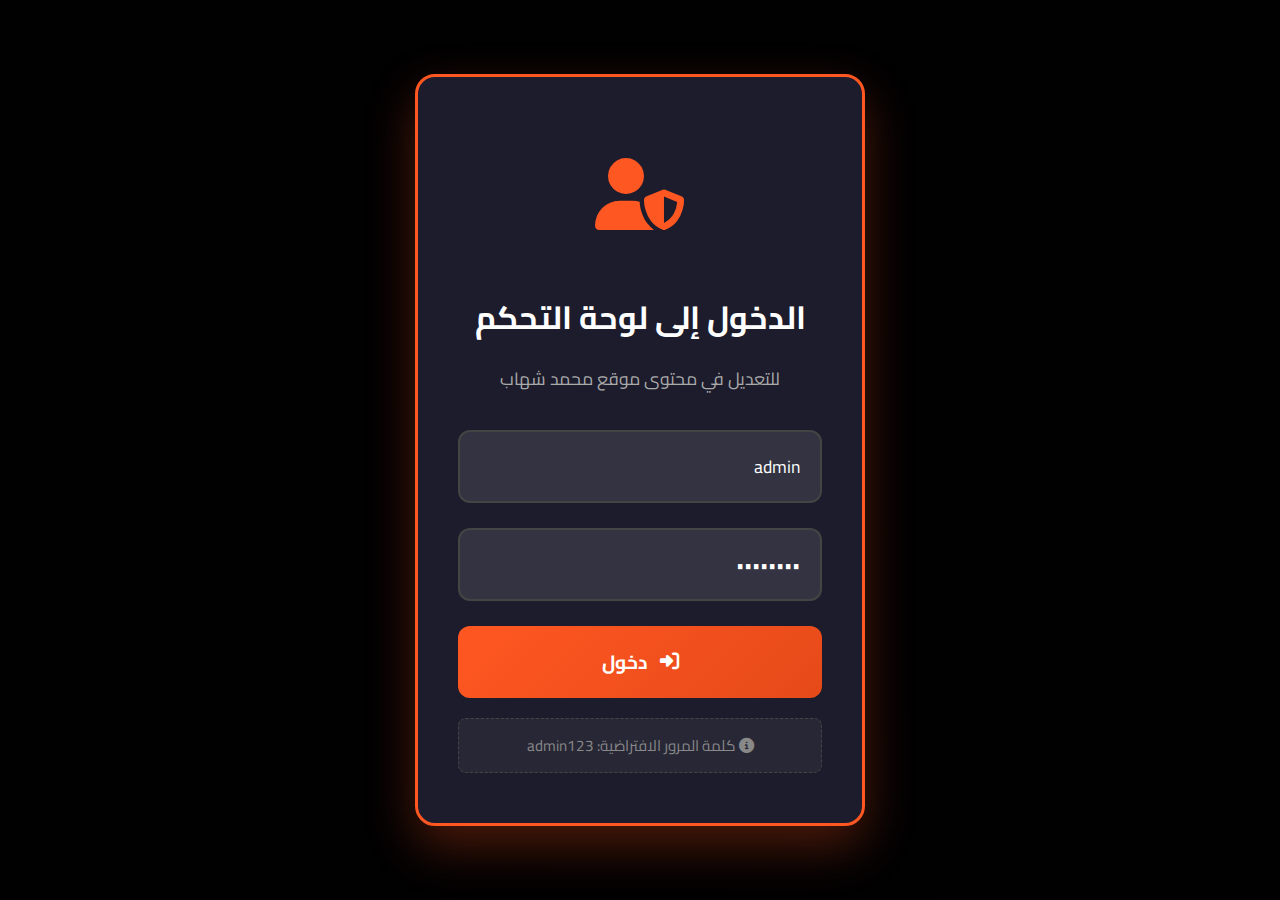
<file: admin/index.html>
<!DOCTYPE html>
<html lang="ar" dir="rtl">
<head>
    <meta charset="UTF-8">
    <meta name="viewport" content="width=device-width, initial-scale=1.0">
    <title>لوحة التحكم | محمد شهاب</title>
    
    <!-- الخطوط والأيقونات -->
    <link rel="stylesheet" href="https://cdnjs.cloudflare.com/ajax/libs/font-awesome/6.4.0/css/all.min.css">
    <link href="https://fonts.googleapis.com/css2?family=Cairo:wght@300;400;500;600;700;800&display=swap" rel="stylesheet">
    
    <!-- الستايلات -->
    <style>
        /* إعادة التعيين */
        * {
            margin: 0;
            padding: 0;
            box-sizing: border-box;
        }

        body {
            font-family: 'Cairo', sans-serif;
            background: linear-gradient(135deg, #0f0f23 0%, #1a1a2e 100%);
            color: #fff;
            direction: rtl;
            min-height: 100vh;
            overflow-x: hidden;
        }

        /* شاشة الدخول */
        #loginScreen {
            display: flex;
            justify-content: center;
            align-items: center;
            min-height: 100vh;
            padding: 20px;
            background: linear-gradient(rgba(0,0,0,0.95), rgba(0,0,0,0.95));
        }

        .login-box {
            background: rgba(30, 30, 46, 0.95);
            padding: 50px 40px;
            border-radius: 20px;
            width: 100%;
            max-width: 450px;
            text-align: center;
            border: 3px solid #ff5722;
            box-shadow: 0 20px 50px rgba(255, 87, 34, 0.3);
            animation: fadeIn 0.8s ease;
        }

        .login-icon {
            font-size: 4.5rem;
            color: #ff5722;
            margin-bottom: 25px;
            animation: float 3s infinite ease-in-out;
        }

        @keyframes float {
            0%, 100% { transform: translateY(0); }
            50% { transform: translateY(-15px); }
        }

        .login-box h2 {
            color: #fff;
            margin-bottom: 15px;
            font-size: 2rem;
        }

        .login-box p {
            color: #aaa;
            margin-bottom: 35px;
            font-size: 1.1rem;
        }

        .login-form input {
            width: 100%;
            padding: 18px 20px;
            background: rgba(255,255,255,0.1);
            border: 2px solid #444;
            border-radius: 12px;
            color: #fff;
            font-family: 'Cairo', sans-serif;
            font-size: 1.1rem;
            margin-bottom: 25px;
            transition: all 0.3s;
        }

        .login-form input:focus {
            outline: none;
            border-color: #ff5722;
            background: rgba(255,255,255,0.15);
            box-shadow: 0 0 0 4px rgba(255,87,34,0.2);
        }

        .login-form button {
            width: 100%;
            padding: 18px;
            background: linear-gradient(135deg, #ff5722 0%, #e64a19 100%);
            color: white;
            border: none;
            border-radius: 12px;
            font-family: 'Cairo', sans-serif;
            font-size: 1.2rem;
            font-weight: 700;
            cursor: pointer;
            transition: all 0.3s;
            display: flex;
            align-items: center;
            justify-content: center;
            gap: 12px;
        }

        .login-form button:hover {
            transform: translateY(-5px);
            box-shadow: 0 10px 25px rgba(255, 87, 34, 0.4);
        }

        .hint {
            margin-top: 20px;
            font-size: 0.95rem;
            color: #888;
            background: rgba(255,255,255,0.05);
            padding: 12px;
            border-radius: 8px;
            border: 1px dashed #444;
        }

        /* لوحة التحكم */
        .hidden {
            display: none !important;
        }

        /* الهيدر */
        .dashboard-header {
            background: linear-gradient(135deg, #0c0c0c 0%, #1a1a1a 100%);
            padding: 25px 40px;
            display: flex;
            justify-content: space-between;
            align-items: center;
            border-bottom: 4px solid #ff5722;
            flex-wrap: wrap;
            box-shadow: 0 5px 20px rgba(0,0,0,0.3);
        }

        .header-left h1 {
            color: #ff5722;
            font-size: 2rem;
            margin-bottom: 8px;
            display: flex;
            align-items: center;
            gap: 15px;
        }

        .header-left p {
            color: #aaa;
            font-size: 1rem;
        }

        .header-right {
            display: flex;
            gap: 20px;
        }

        .btn-preview, .btn-logout {
            padding: 12px 25px;
            border-radius: 10px;
            font-family: 'Cairo', sans-serif;
            font-weight: 600;
            cursor: pointer;
            display: flex;
            align-items: center;
            gap: 10px;
            transition: all 0.3s;
            border: none;
            font-size: 1rem;
        }

        .btn-preview {
            background: #333;
            color: #fff;
            border: 2px solid #555;
        }

        .btn-preview:hover {
            background: #444;
            border-color: #ff5722;
            transform: translateY(-3px);
        }

        .btn-logout {
            background: transparent;
            color: #ff5722;
            border: 2px solid #ff5722;
        }

        .btn-logout:hover {
            background: rgba(255, 87, 34, 0.1);
            transform: translateY(-3px);
        }

        /* المحتوى الرئيسي */
        .dashboard-content {
            display: grid;
            grid-template-columns: 280px 1fr 350px;
            gap: 25px;
            padding: 30px;
            background: #0a0a0a;
            min-height: calc(100vh - 120px);
        }

        /* الشريط الجانبي */
        .sidebar {
            background: rgba(30, 30, 46, 0.9);
            border-radius: 20px;
            padding: 25px;
            border: 2px solid #333;
            height: fit-content;
        }

        .sidebar-section {
            margin-bottom: 35px;
        }

        .sidebar-section:last-child {
            margin-bottom: 0;
        }

        .sidebar-section h3 {
            color: #ff5722;
            font-size: 1.2rem;
            margin-bottom: 20px;
            padding-bottom: 12px;
            border-bottom: 2px solid rgba(255, 87, 34, 0.3);
            display: flex;
            align-items: center;
            gap: 12px;
        }

        .sidebar-btn {
            display: flex;
            align-items: center;
            gap: 15px;
            width: 100%;
            padding: 15px 20px;
            background: transparent;
            color: #ccc;
            border: none;
            border-radius: 12px;
            font-family: 'Cairo', sans-serif;
            text-align: right;
            cursor: pointer;
            transition: all 0.3s;
            margin-bottom: 10px;
            font-size: 1rem;
            border-right: 4px solid transparent;
        }

        .sidebar-btn:hover {
            background: rgba(255, 87, 34, 0.1);
            color: #fff;
            transform: translateX(-8px);
            border-right-color: rgba(255, 87, 34, 0.5);
        }

        .sidebar-btn.active {
            background: rgba(255, 87, 34, 0.2);
            color: #ff5722;
            border-right-color: #ff5722;
            font-weight: 600;
        }

        /* منطقة التحرير */
        .editor-area {
            background: rgba(30, 30, 46, 0.9);
            border-radius: 20px;
            padding: 30px;
            border: 2px solid #333;
            overflow-y: auto;
            max-height: calc(100vh - 200px);
        }

        .editor-header {
            display: flex;
            justify-content: space-between;
            align-items: center;
            margin-bottom: 30px;
            padding-bottom: 20px;
            border-bottom: 3px solid rgba(255, 87, 34, 0.3);
        }

        .editor-header h2 {
            color: #fff;
            font-size: 1.8rem;
            display: flex;
            align-items: center;
            gap: 15px;
        }

        .editor-actions {
            display: flex;
            gap: 20px;
        }

        .btn-save, .btn-reset {
            padding: 15px 30px;
            border-radius: 12px;
            font-family: 'Cairo', sans-serif;
            font-weight: 700;
            cursor: pointer;
            display: flex;
            align-items: center;
            gap: 12px;
            transition: all 0.3s;
            border: none;
            font-size: 1.1rem;
        }

        .btn-save {
            background: linear-gradient(135deg, #4CAF50 0%, #388E3C 100%);
            color: white;
        }

        .btn-save:hover {
            transform: translateY(-3px);
            box-shadow: 0 8px 20px rgba(76, 175, 80, 0.4);
        }

        .btn-reset {
            background: #555;
            color: white;
        }

        .btn-reset:hover {
            background: #666;
            transform: translateY(-3px);
        }

        /* محتوى التحرير */
        .editor-content {
            display: flex;
            flex-direction: column;
            gap: 30px;
        }

        /* نماذج التحرير */
        .form-group {
            margin-bottom: 25px;
        }

        .form-group label {
            display: block;
            margin-bottom: 12px;
            color: #fff;
            font-weight: 600;
            font-size: 1.1rem;
        }

        .form-group input[type="text"],
        .form-group input[type="email"],
        .form-group input[type="tel"],
        .form-group input[type="url"],
        .form-group textarea,
        .form-group select {
            width: 100%;
            padding: 18px 20px;
            background: rgba(255,255,255,0.08);
            border: 2px solid #555;
            border-radius: 12px;
            color: #fff;
            font-family: 'Cairo', sans-serif;
            font-size: 1.1rem;
            transition: all 0.3s;
        }

        .form-group textarea {
            min-height: 150px;
            resize: vertical;
            line-height: 1.6;
        }

        .form-group input:focus,
        .form-group textarea:focus,
        .form-group select:focus {
            outline: none;
            border-color: #ff5722;
            background: rgba(255,255,255,0.12);
            box-shadow: 0 0 0 4px rgba(255,87,34,0.15);
        }

        /* رفع الملفات */
        .upload-area {
            border: 3px dashed #555;
            border-radius: 15px;
            padding: 40px 30px;
            text-align: center;
            cursor: pointer;
            transition: all 0.3s;
            margin-bottom: 20px;
            background: rgba(255,255,255,0.03);
        }

        .upload-area:hover {
            border-color: #ff5722;
            background: rgba(255, 87, 34, 0.08);
            transform: translateY(-5px);
        }

        .upload-icon {
            font-size: 3.5rem;
            color: #888;
            margin-bottom: 20px;
        }

        .upload-btn {
            display: inline-block;
            padding: 12px 30px;
            background: #333;
            color: #fff;
            border-radius: 8px;
            cursor: pointer;
            transition: all 0.3s;
            font-weight: 600;
            margin-top: 15px;
        }

        .upload-btn:hover {
            background: #444;
        }

        .preview-image {
            max-width: 250px;
            border-radius: 12px;
            margin-top: 20px;
            border: 3px solid #444;
            display: block;
        }

        /* المعاينة الحية */
        .preview-area {
            background: rgba(30, 30, 46, 0.9);
            border-radius: 20px;
            padding: 25px;
            border: 2px solid #333;
            height: fit-content;
        }

        .preview-area h3 {
            color: #ff5722;
            margin-bottom: 20px;
            font-size: 1.5rem;
            display: flex;
            align-items: center;
            gap: 15px;
        }

        .preview-box {
            border-radius: 15px;
            overflow: hidden;
            border: 4px solid #333;
            margin-bottom: 20px;
            height: 450px;
            background: #000;
        }

        .preview-box iframe {
            width: 100%;
            height: 100%;
            border: none;
        }

        .btn-refresh {
            width: 100%;
            padding: 16px;
            background: #333;
            color: #fff;
            border: none;
            border-radius: 12px;
            font-family: 'Cairo', sans-serif;
            cursor: pointer;
            display: flex;
            align-items: center;
            justify-content: center;
            gap: 15px;
            transition: all 0.3s;
            font-size: 1.1rem;
            font-weight: 600;
        }

        .btn-refresh:hover {
            background: #444;
            transform: translateY(-3px);
        }

        /* الفوتر */
        .dashboard-footer {
            background: #090909;
            padding: 20px 40px;
            text-align: center;
            border-top: 2px solid #333;
            color: #888;
            font-size: 0.95rem;
            display: flex;
            justify-content: space-between;
            align-items: center;
        }

        .auto-save {
            color: #4CAF50;
            display: flex;
            align-items: center;
            gap: 10px;
        }

        /* العناصر الديناميكية */
        .item-card {
            background: rgba(255,255,255,0.05);
            border-radius: 15px;
            padding: 25px;
            margin-bottom: 20px;
            border: 2px solid transparent;
            transition: all 0.3s;
        }

        .item-card:hover {
            border-color: #ff5722;
            background: rgba(255,255,255,0.08);
        }

        .item-header {
            display: flex;
            justify-content: space-between;
            align-items: center;
            margin-bottom: 15px;
        }

        .item-header h4 {
            color: #fff;
            font-size: 1.3rem;
        }

        .item-actions {
            display: flex;
            gap: 10px;
        }

        .btn-edit, .btn-delete, .btn-add {
            padding: 10px 20px;
            border-radius: 8px;
            border: none;
            cursor: pointer;
            font-family: 'Cairo', sans-serif;
            font-weight: 600;
            transition: all 0.3s;
            display: flex;
            align-items: center;
            gap: 8px;
        }

        .btn-edit {
            background: #2196F3;
            color: white;
        }

        .btn-delete {
            background: #F44336;
            color: white;
        }

        .btn-add {
            background: #ff5722;
            color: white;
            margin: 20px 0;
            width: 100%;
            justify-content: center;
            padding: 15px;
            font-size: 1.1rem;
        }

        .btn-edit:hover, .btn-delete:hover, .btn-add:hover {
            transform: translateY(-3px);
            box-shadow: 0 5px 15px rgba(0,0,0,0.2);
        }

        /* الأنيميشن */
        @keyframes fadeIn {
            from { opacity: 0; transform: translateY(30px); }
            to { opacity: 1; transform: translateY(0); }
        }

        @keyframes slideIn {
            from { opacity: 0; transform: translateX(-50px); }
            to { opacity: 1; transform: translateX(0); }
        }

        /* استجابة للشاشات */
        @media (max-width: 1400px) {
            .dashboard-content {
                grid-template-columns: 250px 1fr;
            }
            .preview-area {
                grid-column: 1 / span 2;
                margin-top: 20px;
            }
        }

        @media (max-width: 992px) {
            .dashboard-content {
                grid-template-columns: 1fr;
            }
            .sidebar {
                display: none;
            }
            .dashboard-header {
                flex-direction: column;
                gap: 20px;
                text-align: center;
            }
            .header-right {
                width: 100%;
                justify-content: center;
            }
        }

        @media (max-width: 576px) {
            .dashboard-content {
                padding: 20px;
            }
            .editor-header {
                flex-direction: column;
                gap: 15px;
                text-align: center;
            }
            .editor-actions {
                width: 100%;
                justify-content: center;
            }
            .btn-save, .btn-reset {
                padding: 12px 20px;
            }
        }

        /* تحسينات عامة */
        ::-webkit-scrollbar {
            width: 10px;
        }

        ::-webkit-scrollbar-track {
            background: #1a1a1a;
            border-radius: 5px;
        }

        ::-webkit-scrollbar-thumb {
            background: #ff5722;
            border-radius: 5px;
        }

        ::-webkit-scrollbar-thumb:hover {
            background: #e64a19;
        }

        /* رسائل */
        .message {
            padding: 15px 25px;
            border-radius: 10px;
            margin: 15px 0;
            display: flex;
            align-items: center;
            gap: 15px;
            animation: slideIn 0.3s ease;
        }

        .message.success {
            background: rgba(76, 175, 80, 0.2);
            color: #4CAF50;
            border: 1px solid #4CAF50;
        }

        .message.error {
            background: rgba(244, 67, 54, 0.2);
            color: #F44336;
            border: 1px solid #F44336;
        }

        .message.info {
            background: rgba(33, 150, 243, 0.2);
            color: #2196F3;
            border: 1px solid #2196F3;
        }

        /* علامات التبويب */
        .tabs {
            display: flex;
            gap: 10px;
            margin-bottom: 25px;
            border-bottom: 2px solid #333;
            padding-bottom: 15px;
        }

        .tab-btn {
            padding: 12px 25px;
            background: transparent;
            color: #aaa;
            border: none;
            border-radius: 8px;
            cursor: pointer;
            font-family: 'Cairo', sans-serif;
            font-weight: 600;
            transition: all 0.3s;
        }

        .tab-btn.active {
            background: rgba(255, 87, 34, 0.2);
            color: #ff5722;
        }

        .tab-btn:hover {
            background: rgba(255, 255, 255, 0.1);
            color: #fff;
        }

        .tab-content {
            display: none;
        }

        .tab-content.active {
            display: block;
            animation: fadeIn 0.5s ease;
        }

        /* أكواد الألوان */
        .color-picker {
            display: flex;
            gap: 15px;
            flex-wrap: wrap;
            margin-top: 15px;
        }

        .color-option {
            width: 50px;
            height: 50px;
            border-radius: 10px;
            cursor: pointer;
            border: 4px solid transparent;
            transition: all 0.3s;
            box-shadow: 0 4px 10px rgba(0,0,0,0.3);
        }

        .color-option:hover {
            transform: scale(1.1);
        }

        .color-option.selected {
            border-color: #fff;
            transform: scale(1.1);
        }

        /* الحقول المصغرة */
        .mini-fields {
            display: grid;
            grid-template-columns: repeat(auto-fit, minmax(200px, 1fr));
            gap: 20px;
            margin-top: 20px;
        }

        .mini-field {
            background: rgba(255,255,255,0.05);
            padding: 20px;
            border-radius: 12px;
            border: 1px solid #333;
        }

        .mini-field label {
            display: block;
            margin-bottom: 10px;
            color: #aaa;
            font-size: 0.9rem;
        }

        .mini-field input {
            width: 100%;
            padding: 12px;
            background: transparent;
            border: 1px solid #444;
            border-radius: 8px;
            color: #fff;
            font-size: 1.1rem;
        }

        /* محرر النصوص */
        .rich-editor {
            min-height: 300px;
            background: rgba(255,255,255,0.08);
            border: 2px solid #555;
            border-radius: 12px;
            padding: 20px;
            color: #fff;
            font-family: 'Cairo', sans-serif;
            font-size: 1.1rem;
            line-height: 1.8;
        }

        .rich-editor:focus {
            outline: none;
            border-color: #ff5722;
        }

        .editor-toolbar {
            display: flex;
            gap: 10px;
            margin-bottom: 15px;
            flex-wrap: wrap;
        }

        .toolbar-btn {
            padding: 10px 15px;
            background: #333;
            color: #fff;
            border: none;
            border-radius: 8px;
            cursor: pointer;
            transition: all 0.3s;
            display: flex;
            align-items: center;
            gap: 8px;
        }

        .toolbar-btn:hover {
            background: #444;
        }

        .toolbar-btn.active {
            background: #ff5722;
        }
    </style>
</head>
<body>
    <!-- شاشة الدخول -->
    <div id="loginScreen">
        <div class="login-box">
            <div class="login-icon">
                <i class="fas fa-user-shield"></i>
            </div>
            <h2>الدخول إلى لوحة التحكم</h2>
            <p>للتعديل في محتوى موقع محمد شهاب</p>
            
            <div class="login-form">
                <input type="text" id="adminUsername" placeholder="اسم المستخدم" value="admin">
                <input type="password" id="adminPassword" placeholder="كلمة المرور" value="admin123">
                <button onclick="login()">
                    <i class="fas fa-sign-in-alt"></i> دخول
                </button>
                <div class="hint">
                    <i class="fas fa-info-circle"></i>
                    كلمة المرور الافتراضية: admin123
                </div>
            </div>
        </div>
    </div>
    
    <!-- لوحة التحكم الرئيسية -->
    <div id="dashboard" class="hidden">
        <!-- الهيدر -->
        <header class="dashboard-header">
            <div class="header-left">
                <h1><i class="fas fa-cogs"></i> لوحة تحكم الموقع</h1>
                <p>مرحباً يا مبرمج، عدل في أي حاجة</p>
            </div>
            <div class="header-right">
                <button class="btn-preview" onclick="window.open('../index.html', '_blank')">
                    <i class="fas fa-eye"></i> معاينة الموقع
                </button>
                <button class="btn-logout" onclick="logout()">
                    <i class="fas fa-sign-out-alt"></i> خروج
                </button>
            </div>
        </header>
        
        <!-- المحتوى الرئيسي -->
        <main class="dashboard-content">
            <!-- القائمة الجانبية -->
            <nav class="sidebar">
                <div class="sidebar-section">
                    <h3><i class="fas fa-user-edit"></i> الملف الشخصي</h3>
                    <button class="sidebar-btn active" onclick="loadEditor('profile')">
                        <i class="fas fa-id-card"></i> بياناتي الشخصية
                    </button>
                    <button class="sidebar-btn" onclick="loadEditor('social')">
                        <i class="fas fa-share-alt"></i> روابط التواصل
                    </button>
                    <button class="sidebar-btn" onclick="loadEditor('skills')">
                        <i class="fas fa-star"></i> المهارات والخبرات
                    </button>
                </div>
                
                <div class="sidebar-section">
                    <h3><i class="fas fa-images"></i> الوسائط</h3>
                    <button class="sidebar-btn" onclick="loadEditor('photos')">
                        <i class="fas fa-camera"></i> الصور الشخصية
                    </button>
                    <button class="sidebar-btn" onclick="loadEditor('works')">
                        <i class="fas fa-briefcase"></i> أعمالي ومشاريعي
                    </button>
                    <button class="sidebar-btn" onclick="loadEditor('videos')">
                        <i class="fas fa-video"></i> الفيديوهات
                    </button>
                </div>
                
                <div class="sidebar-section">
                    <h3><i class="fas fa-file-alt"></i> المحتوى</h3>
                    <button class="sidebar-btn" onclick="loadEditor('home')">
                        <i class="fas fa-home"></i> الصفحة الرئيسية
                    </button>
                    <button class="sidebar-btn" onclick="loadEditor('services')">
                        <i class="fas fa-concierge-bell"></i> الخدمات
                    </button>
                    <button class="sidebar-btn" onclick="loadEditor('cv')">
                        <i class="fas fa-graduation-cap"></i> السيرة الذاتية
                    </button>
                </div>
                
                <div class="sidebar-section">
                    <h3><i class="fas fa-cog"></i> الإعدادات</h3>
                    <button class="sidebar-btn" onclick="loadEditor('settings')">
                        <i class="fas fa-wrench"></i> إعدادات الموقع
                    </button>
                    <button class="sidebar-btn" onclick="loadEditor('security')">
                        <i class="fas fa-shield-alt"></i> الأمان والصلاحيات
                    </button>
                    <button class="sidebar-btn" onclick="loadEditor('backup')">
                        <i class="fas fa-database"></i> النسخ الاحتياطي
                    </button>
                </div>
            </nav>
            
            <!-- منطقة التحرير -->
            <div class="editor-area">
                <div class="editor-header">
                    <h2 id="editorTitle">👤 تعديل الملف الشخصي</h2>
                    <div class="editor-actions">
                        <button class="btn-save" onclick="saveChanges()">
                            <i class="fas fa-save"></i> حفظ التغييرات
                        </button>
                        <button class="btn-reset" onclick="resetForm()">
                            <i class="fas fa-undo"></i> تراجع
                        </button>
                    </div>
                </div>
                
                <!-- محتوى التحرير الديناميكي -->
                <div id="editorContent" class="editor-content">
                    <!-- هنا سيتم تحميل نماذج التحرير -->
                </div>
            </div>
            
            <!-- المعاينة الحية -->
            <div class="preview-area">
                <h3><i class="fas fa-desktop"></i> معاينة التغييرات</h3>
                <div class="preview-box">
                    <iframe id="livePreview" src="../index.html"></iframe>
                </div>
                <button class="btn-refresh" onclick="refreshPreview()">
                    <i class="fas fa-sync-alt"></i> تحديث المعاينة
                </button>
            </div>
        </main>
        
        <!-- الفوتر -->
        <footer class="dashboard-footer">
            <p>لوحة تحكم موقع محمد شهاب © 2024 | تم التعديل في: <span id="lastUpdate"></span></p>
            <p class="auto-save"><i class="fas fa-history"></i> يتم الحفظ تلقائياً كل 30 ثانية</p>
        </footer>
    </div>
    
    <!-- مكتبات -->
    <script src="admin.js"></script>
    <script>
        // التحقق من الدخول عند التحميل
        document.addEventListener('DOMContentLoaded', function() {
            checkAdminAccess();
            updateLastUpdate();
            
            // تحميل محرر الملف الشخصي أولاً
            loadEditor('profile');
        });
    </script>
</body>
    </html>
</file>
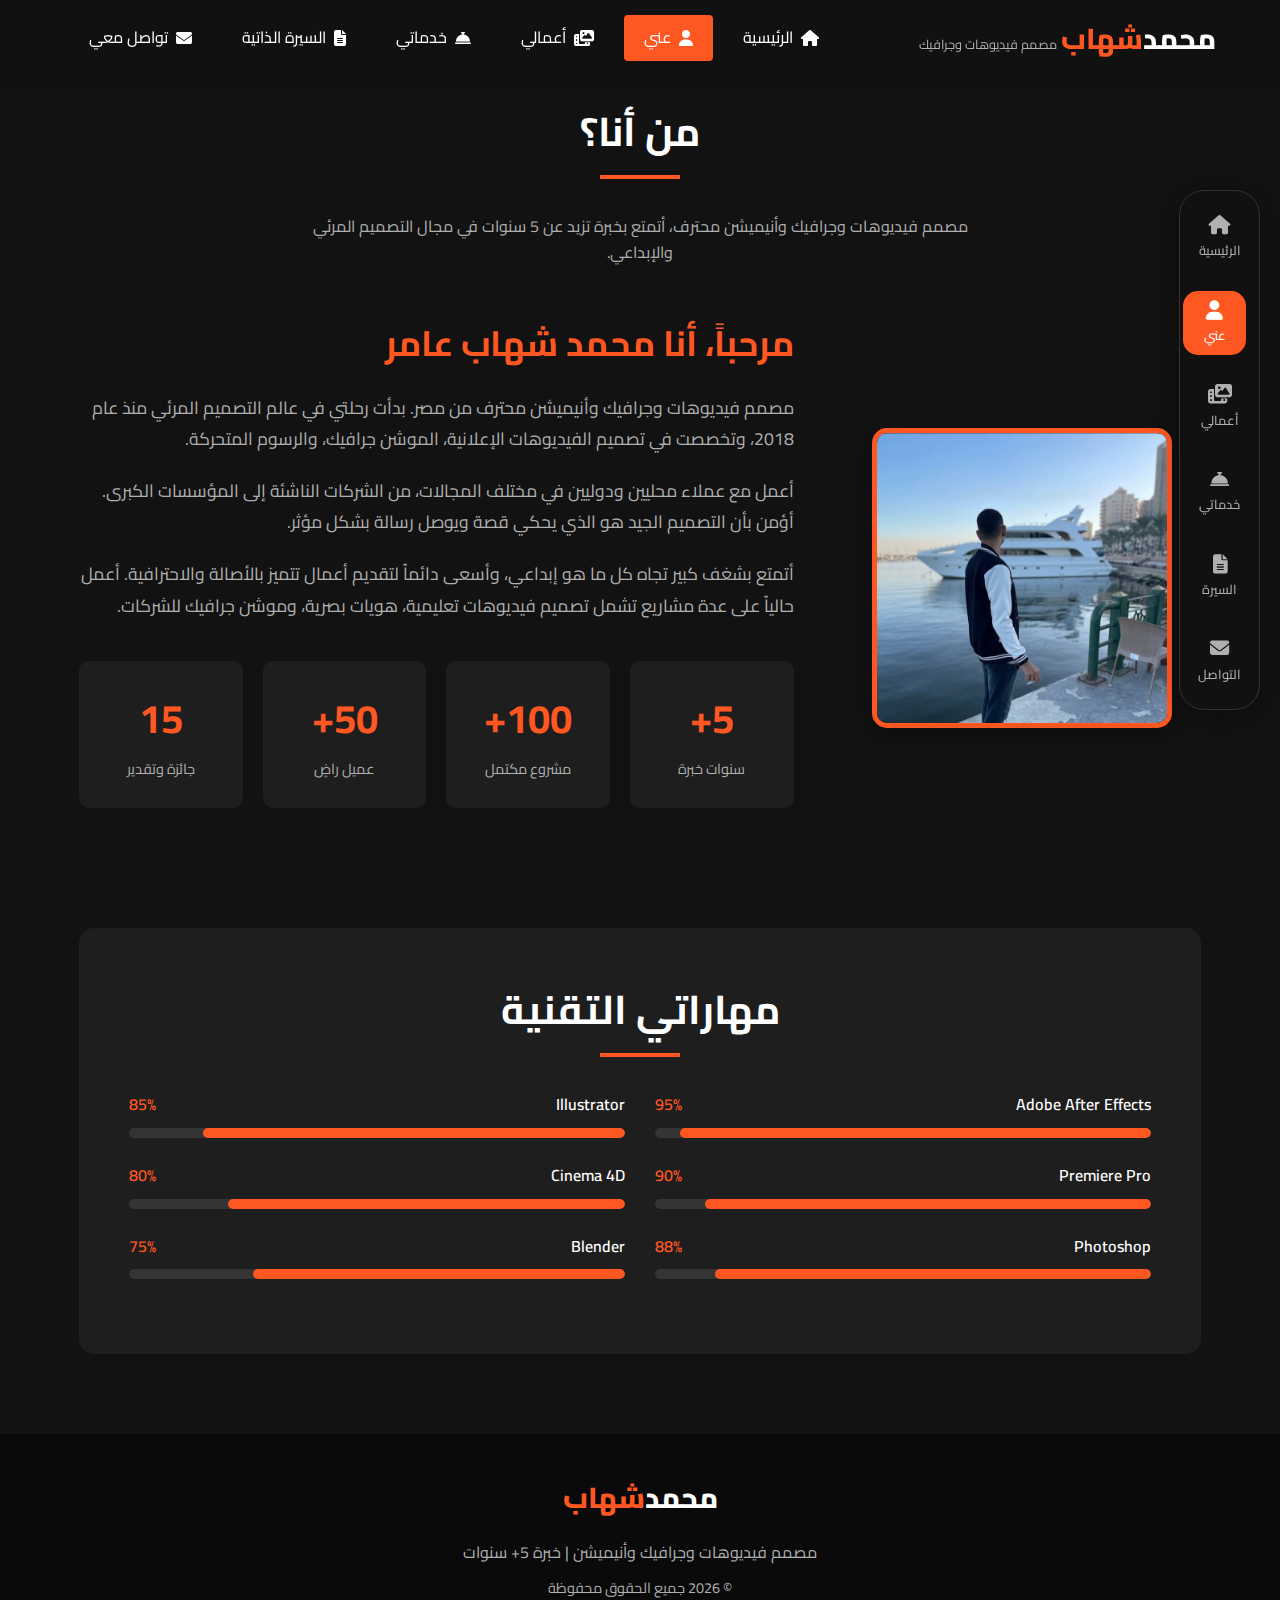
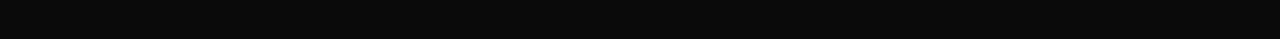
<file: about.html>
<!DOCTYPE html>
<html lang="ar" dir="rtl">
<head>
    <meta charset="UTF-8">
    <meta name="viewport" content="width=device-width, initial-scale=1.0">
    <title>عني | محمد شهاب عامر</title>
    <link rel="stylesheet" href="https://cdnjs.cloudflare.com/ajax/libs/font-awesome/6.4.0/css/all.min.css">
    <link href="https://fonts.googleapis.com/css2?family=Cairo:wght@300;400;500;600;700;800&display=swap" rel="stylesheet">
    <link rel="stylesheet" href="style.css">
    <style>
        .about-page {
            padding-top: 100px;
        }
        
        .about-header {
            text-align: center;
            margin-bottom: 50px;
        }
        
        .about-content {
            display: grid;
            grid-template-columns: 1fr 2fr;
            gap: 50px;
            align-items: center;
            margin-bottom: 80px;
        }
        
        .about-image {
            text-align: center;
        }
        
        .profile-img {
            width: 100%;
            max-width: 300px;
            border-radius: 15px;
            box-shadow: var(--shadow);
            border: 5px solid var(--primary-color);
        }
        
        .about-text h2 {
            font-size: 2.2rem;
            margin-bottom: 20px;
            color: var(--primary-color);
        }
        
        .about-text p {
            margin-bottom: 20px;
            color: var(--text-light);
            line-height: 1.8;
            font-size: 1.1rem;
        }
        
        .stats {
            display: grid;
            grid-template-columns: repeat(4, 1fr);
            gap: 20px;
            margin: 40px 0;
            text-align: center;
        }
        
        .stat-item {
            background-color: var(--dark-light);
            padding: 25px 15px;
            border-radius: 10px;
            transition: var(--transition);
            border: 1px solid transparent;
        }
        
        .stat-item:hover {
            border-color: var(--primary-color);
            transform: translateY(-5px);
        }
        
        .stat-item h3 {
            font-size: 2.5rem;
            color: var(--primary-color);
            margin-bottom: 5px;
        }
        
        .stat-item p {
            color: var(--text-light);
            margin: 0;
            font-size: 0.9rem;
        }
        
        .skills-section {
            background-color: var(--dark-light);
            padding: 50px;
            border-radius: 15px;
            margin-top: 50px;
        }
        
        .skills-grid {
            display: grid;
            grid-template-columns: repeat(auto-fit, minmax(300px, 1fr));
            gap: 30px;
            margin-top: 30px;
        }
        
        .skill-item {
            margin-bottom: 25px;
        }
        
        .skill-header {
            display: flex;
            justify-content: space-between;
            margin-bottom: 10px;
        }
        
        .skill-name {
            color: var(--text-color);
            font-weight: 600;
        }
        
        .skill-percentage {
            color: var(--primary-color);
            font-weight: 600;
        }
        
        .skill-bar {
            height: 10px;
            background-color: rgba(255, 255, 255, 0.1);
            border-radius: 5px;
            overflow: hidden;
        }
        
        .skill-progress {
            height: 100%;
            background-color: var(--primary-color);
            border-radius: 5px;
        }
        
        @media (max-width: 992px) {
            .about-content {
                grid-template-columns: 1fr;
            }
            
            .stats {
                grid-template-columns: repeat(2, 1fr);
            }
        }
        
        @media (max-width: 768px) {
            .stats {
                grid-template-columns: 1fr;
            }
            
            .skills-grid {
                grid-template-columns: 1fr;
            }
            
            .skills-section {
                padding: 30px;
            }
        }
    </style>
</head>
<body>
    <!-- شريط التنقل -->
    <nav class="navbar">
        <div class="nav-container">
            <div class="logo">
                <div class="logo-text">
                    <span class="logo-main">محمد<span class="logo-highlight">شهاب</span></span>
                    <span class="logo-sub">مصمم فيديوهات وجرافيك</span>
                </div>
            </div>
            
            <ul class="nav-menu">
                <li><a href="index.html" class="nav-link"><i class="fas fa-home"></i> الرئيسية</a></li>
                <li><a href="about.html" class="nav-link active"><i class="fas fa-user"></i> عني</a></li>
                <li><a href="portfolio.html" class="nav-link"><i class="fas fa-photo-video"></i> أعمالي</a></li>
                <li><a href="services.html" class="nav-link"><i class="fas fa-concierge-bell"></i> خدماتي</a></li>
                <li><a href="cv.html" class="nav-link"><i class="fas fa-file-alt"></i> السيرة الذاتية</a></li>
                <li><a href="contact.html" class="nav-link"><i class="fas fa-envelope"></i> تواصل معي</a></li>
            </ul>
        </div>
    </nav>

    <div class="sidebar-nav">
        <a href="index.html" title="الرئيسية">
            <i class="fas fa-home"></i>
            <span>الرئيسية</span>
        </a>
        <a href="about.html" class="active" title="عني">
            <i class="fas fa-user"></i>
            <span>عني</span>
        </a>
        <a href="portfolio.html" title="أعمالي">
            <i class="fas fa-photo-video"></i>
            <span>أعمالي</span>
        </a>
        <a href="services.html" title="خدماتي">
            <i class="fas fa-concierge-bell"></i>
            <span>خدماتي</span>
        </a>
        <a href="cv.html" title="السيرة الذاتية">
            <i class="fas fa-file-alt"></i>
            <span>السيرة</span>
        </a>
        <a href="contact.html" title="تواصل معي">
            <i class="fas fa-envelope"></i>
            <span>التواصل</span>
        </a>
    </div>

    <section class="section about-page">
        <div class="container">
            <div class="about-header">
                <h1 class="section-title">من أنا؟</h1>
                <p style="color: var(--text-light); max-width: 700px; margin: 0 auto;">
                    مصمم فيديوهات وجرافيك وأنيميشن محترف، أتمتع بخبرة تزيد عن 5 سنوات في مجال التصميم المرئي والإبداعي.
                </p>
            </div>
            
            <div class="about-content">
                <div class="about-image">
                    <img src="assets/images/profile.jpg" alt="محمد شهاب عامر" class="profile-img">
                </div>
                
                <div class="about-text">
                    <h2>مرحباً، أنا محمد شهاب عامر</h2>
                    <p>مصمم فيديوهات وجرافيك وأنيميشن محترف من مصر. بدأت رحلتي في عالم التصميم المرئي منذ عام 2018، وتخصصت في تصميم الفيديوهات الإعلانية، الموشن جرافيك، والرسوم المتحركة.</p>
                    
                    <p>أعمل مع عملاء محليين ودوليين في مختلف المجالات، من الشركات الناشئة إلى المؤسسات الكبرى. أؤمن بأن التصميم الجيد هو الذي يحكي قصة ويوصل رسالة بشكل مؤثر.</p>
                    
                    <p>أتمتع بشغف كبير تجاه كل ما هو إبداعي، وأسعى دائماً لتقديم أعمال تتميز بالأصالة والاحترافية. أعمل حالياً على عدة مشاريع تشمل تصميم فيديوهات تعليمية، هويات بصرية، وموشن جرافيك للشركات.</p>
                    
                    <div class="stats">
                        <div class="stat-item">
                            <h3>5+</h3>
                            <p>سنوات خبرة</p>
                        </div>
                        <div class="stat-item">
                            <h3>100+</h3>
                            <p>مشروع مكتمل</p>
                        </div>
                        <div class="stat-item">
                            <h3>50+</h3>
                            <p>عميل راضٍ</p>
                        </div>
                        <div class="stat-item">
                            <h3>15</h3>
                            <p>جائزة وتقدير</p>
                        </div>
                    </div>
                </div>
            </div>
            
            <div class="skills-section">
                <h2 class="section-title">مهاراتي التقنية</h2>
                <div class="skills-grid">
                    <div class="skill-category">
                        <div class="skill-item">
                            <div class="skill-header">
                                <span class="skill-name">Adobe After Effects</span>
                                <span class="skill-percentage">95%</span>
                            </div>
                            <div class="skill-bar">
                                <div class="skill-progress" style="width: 95%"></div>
                            </div>
                        </div>
                        <div class="skill-item">
                            <div class="skill-header">
                                <span class="skill-name">Premiere Pro</span>
                                <span class="skill-percentage">90%</span>
                            </div>
                            <div class="skill-bar">
                                <div class="skill-progress" style="width: 90%"></div>
                            </div>
                        </div>
                        <div class="skill-item">
                            <div class="skill-header">
                                <span class="skill-name">Photoshop</span>
                                <span class="skill-percentage">88%</span>
                            </div>
                            <div class="skill-bar">
                                <div class="skill-progress" style="width: 88%"></div>
                            </div>
                        </div>
                    </div>
                    
                    <div class="skill-category">
                        <div class="skill-item">
                            <div class="skill-header">
                                <span class="skill-name">Illustrator</span>
                                <span class="skill-percentage">85%</span>
                            </div>
                            <div class="skill-bar">
                                <div class="skill-progress" style="width: 85%"></div>
                            </div>
                        </div>
                        <div class="skill-item">
                            <div class="skill-header">
                                <span class="skill-name">Cinema 4D</span>
                                <span class="skill-percentage">80%</span>
                            </div>
                            <div class="skill-bar">
                                <div class="skill-progress" style="width: 80%"></div>
                            </div>
                        </div>
                        <div class="skill-item">
                            <div class="skill-header">
                                <span class="skill-name">Blender</span>
                                <span class="skill-percentage">75%</span>
                            </div>
                            <div class="skill-bar">
                                <div class="skill-progress" style="width: 75%"></div>
                            </div>
                        </div>
                    </div>
                </div>
            </div>
        </div>
    </section>

    <footer class="footer">
        <div class="container">
            <div class="footer-content">
                <div class="footer-logo">
                    <span class="logo-main">محمد<span class="logo-highlight">شهاب</span></span>
                </div>
                <p class="footer-text">مصمم فيديوهات وجرافيك وأنيميشن | خبرة 5+ سنوات</p>
                <p class="footer-copyright">
                    &copy; <span id="currentYear"></span> جميع الحقوق محفوظة
                </p>
            </div>
        </div>
    </footer>

    <script src="script.js"></script>
</body>
  </html>
</file>
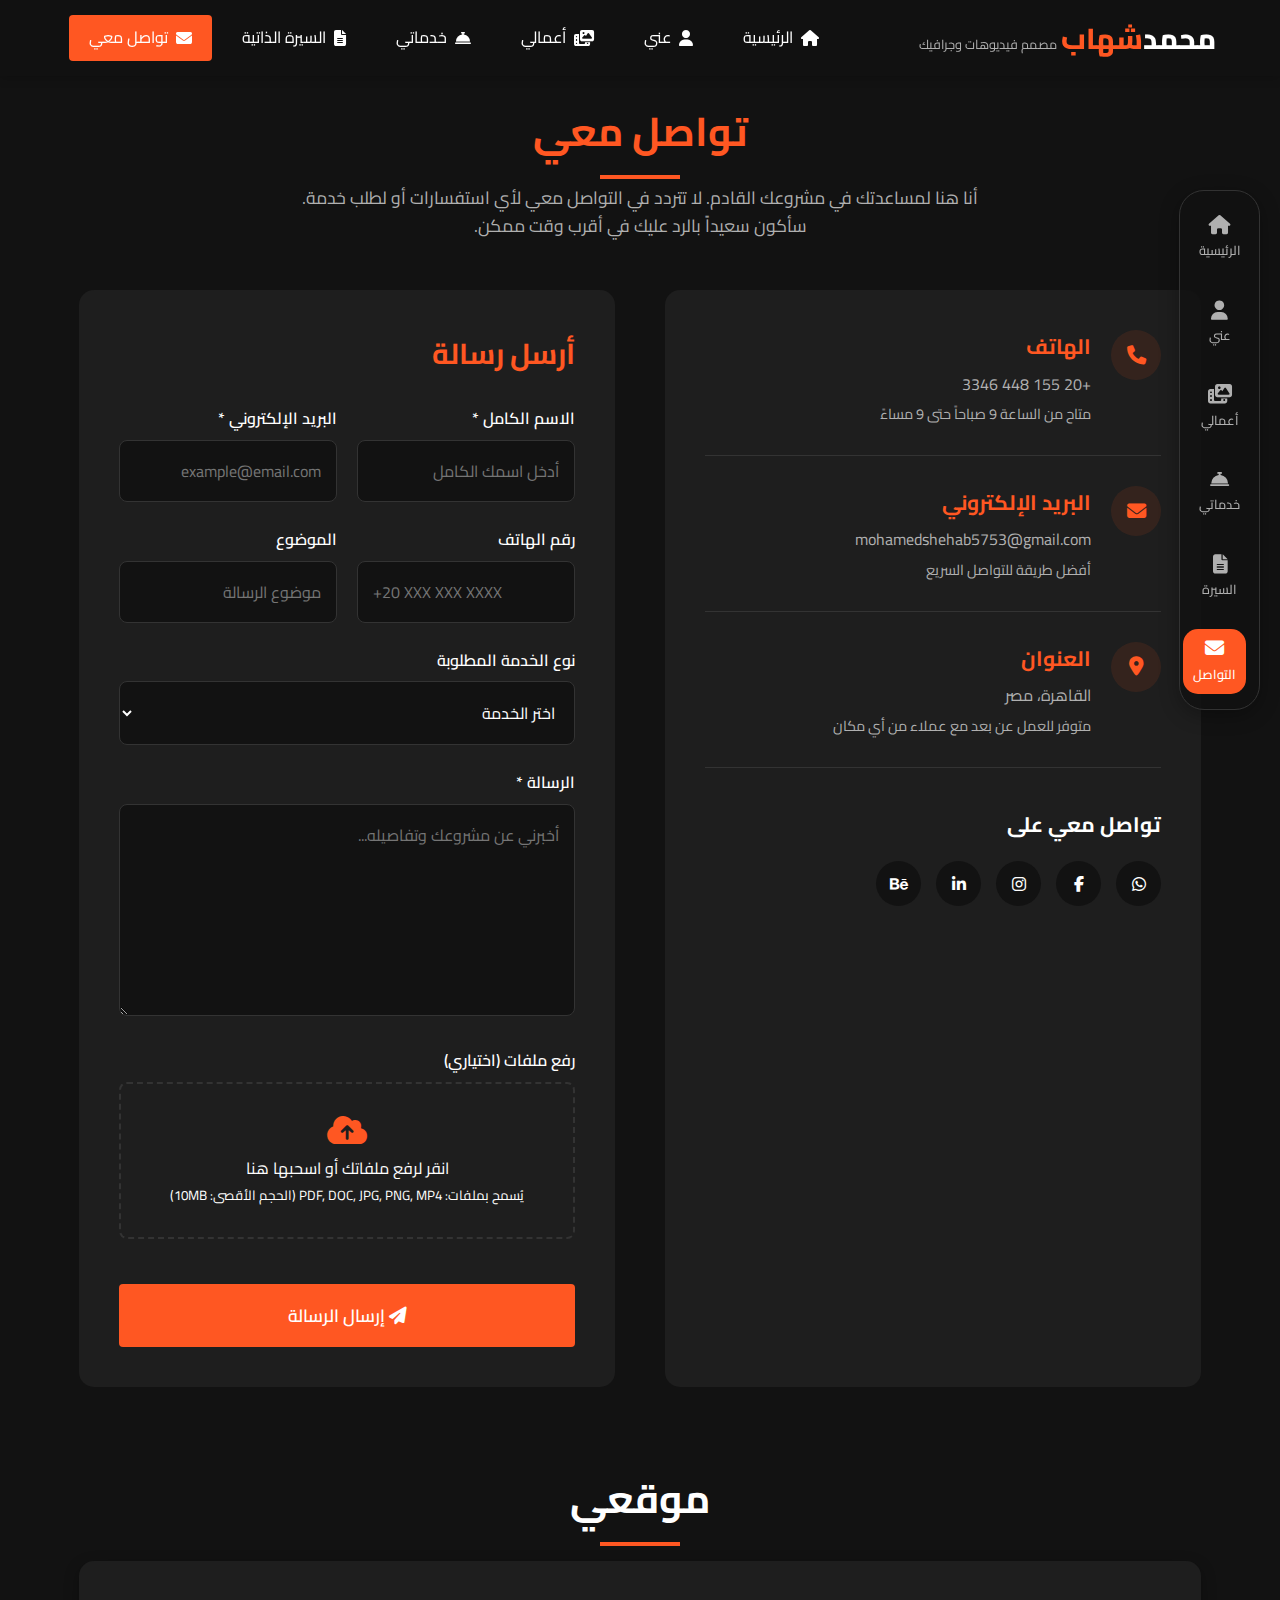
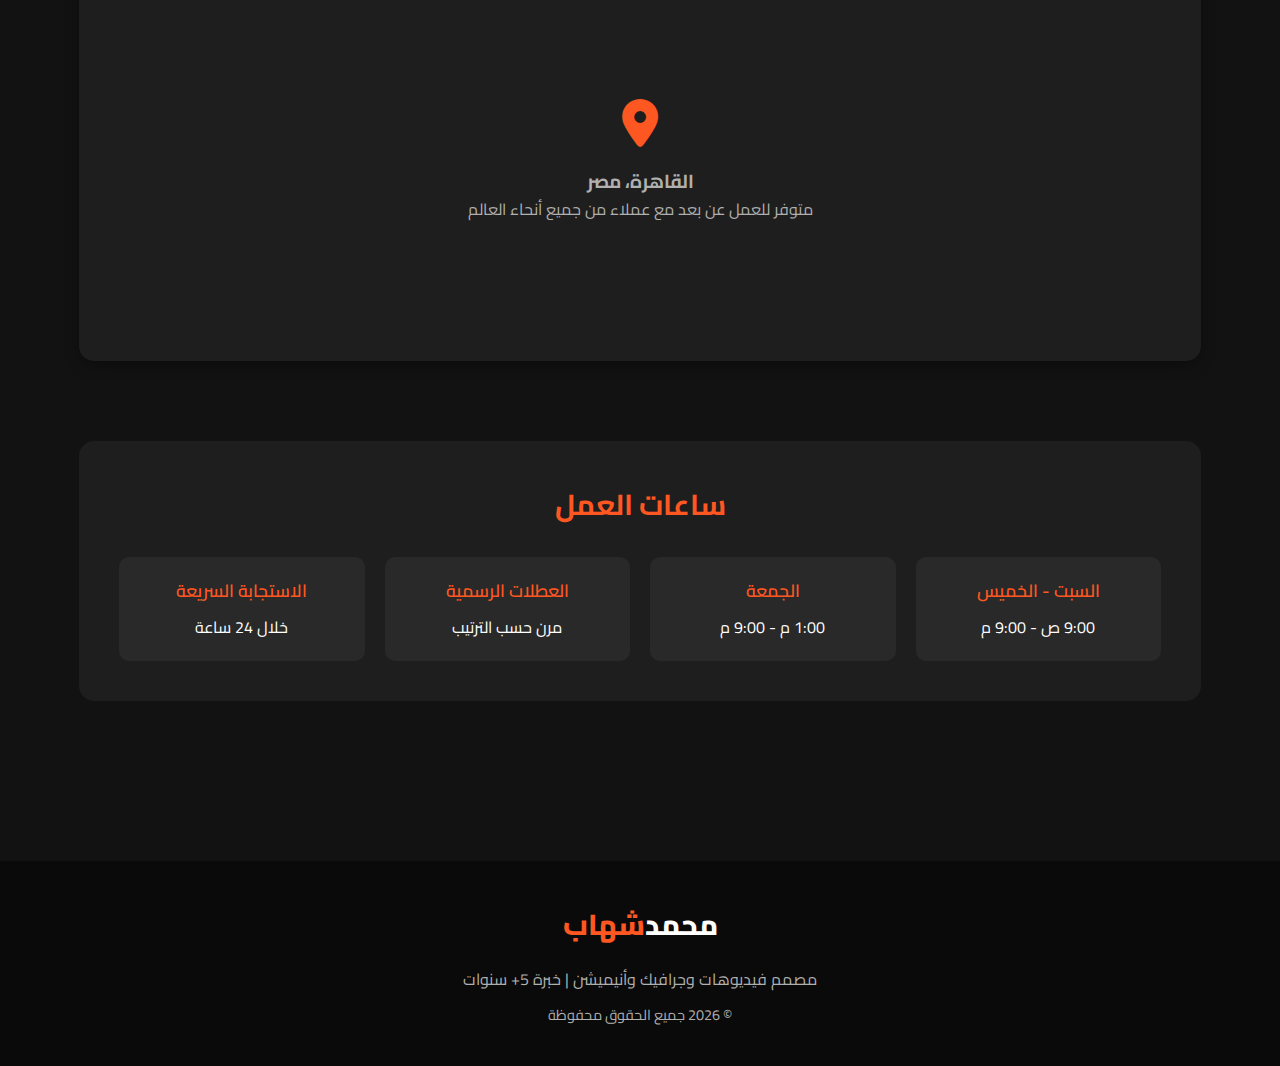
<file: contact.html>
<!DOCTYPE html>
<html lang="ar" dir="rtl">
<head>
    <meta charset="UTF-8">
    <meta name="viewport" content="width=device-width, initial-scale=1.0">
    <title>تواصل معي | محمد شهاب عامر</title>
    <link rel="stylesheet" href="https://cdnjs.cloudflare.com/ajax/libs/font-awesome/6.4.0/css/all.min.css">
    <link href="https://fonts.googleapis.com/css2?family=Cairo:wght@300;400;500;600;700;800&display=swap" rel="stylesheet">
    <link rel="stylesheet" href="style.css">
    <style>
        .contact-page {
            padding-top: 100px;
        }
        
        .contact-header {
            text-align: center;
            margin-bottom: 50px;
        }
        
        .contact-header h1 {
            font-size: 2.5rem;
            margin-bottom: 20px;
            color: var(--primary-color);
        }
        
        .contact-header p {
            color: var(--text-light);
            max-width: 700px;
            margin: 0 auto;
            font-size: 1.1rem;
        }
        
        .contact-container {
            display: grid;
            grid-template-columns: 1fr 1fr;
            gap: 50px;
            margin-bottom: 80px;
        }
        
        .contact-info {
            background-color: var(--dark-light);
            border-radius: 15px;
            padding: 40px;
        }
        
        .info-item {
            display: flex;
            align-items: flex-start;
            margin-bottom: 30px;
            padding-bottom: 30px;
            border-bottom: 1px solid var(--border-color);
        }
        
        .info-item:last-child {
            border-bottom: none;
            margin-bottom: 0;
            padding-bottom: 0;
        }
        
        .info-icon {
            width: 50px;
            height: 50px;
            background-color: rgba(255, 87, 34, 0.1);
            border-radius: 50%;
            display: flex;
            align-items: center;
            justify-content: center;
            margin-left: 20px;
            flex-shrink: 0;
        }
        
        .info-icon i {
            font-size: 1.2rem;
            color: var(--primary-color);
        }
        
        .info-content h3 {
            font-size: 1.3rem;
            margin-bottom: 8px;
            color: var(--primary-color);
        }
        
        .info-content p {
            color: var(--text-light);
            line-height: 1.6;
        }
        
        .social-contact {
            margin-top: 40px;
        }
        
        .social-contact h3 {
            color: var(--text-color);
            margin-bottom: 20px;
            font-size: 1.3rem;
        }
        
        .social-icons {
            display: flex;
            gap: 15px;
        }
        
        .social-icon {
            width: 45px;
            height: 45px;
            background-color: var(--dark-color);
            border-radius: 50%;
            display: flex;
            align-items: center;
            justify-content: center;
            color: white;
            text-decoration: none;
            transition: var(--transition);
        }
        
        .social-icon:hover {
            background-color: var(--primary-color);
            transform: translateY(-5px);
        }
        
        .contact-form-container {
            background-color: var(--dark-light);
            border-radius: 15px;
            padding: 40px;
        }
        
        .form-title {
            font-size: 1.8rem;
            margin-bottom: 30px;
            color: var(--primary-color);
        }
        
        .form-group {
            margin-bottom: 25px;
        }
        
        .form-group label {
            display: block;
            margin-bottom: 8px;
            color: var(--text-color);
            font-weight: 600;
        }
        
        .form-group input,
        .form-group textarea,
        .form-group select {
            width: 100%;
            padding: 15px;
            background-color: var(--dark-color);
            border: 1px solid var(--border-color);
            border-radius: 8px;
            color: var(--text-color);
            font-family: 'Cairo', sans-serif;
            font-size: 1rem;
            transition: var(--transition);
        }
        
        .form-group input:focus,
        .form-group textarea:focus,
        .form-group select:focus {
            outline: none;
            border-color: var(--primary-color);
            box-shadow: 0 0 0 2px rgba(255, 87, 34, 0.2);
        }
        
        .form-row {
            display: grid;
            grid-template-columns: 1fr 1fr;
            gap: 20px;
        }
        
        .form-upload {
            border: 2px dashed var(--border-color);
            padding: 30px;
            text-align: center;
            border-radius: 8px;
            cursor: pointer;
            transition: var(--transition);
        }
        
        .form-upload:hover {
            border-color: var(--primary-color);
            background-color: rgba(255, 87, 34, 0.05);
        }
        
        .form-upload i {
            font-size: 2rem;
            color: var(--primary-color);
            margin-bottom: 10px;
        }
        
        .file-input {
            display: none;
        }
        
        .submit-btn {
            width: 100%;
            padding: 15px;
            font-size: 1.1rem;
            margin-top: 20px;
        }
        
        .map-section {
            margin-bottom: 80px;
        }
        
        .map-container {
            height: 400px;
            border-radius: 15px;
            overflow: hidden;
            box-shadow: var(--shadow);
        }
        
        .map-placeholder {
            height: 100%;
            background-color: var(--dark-light);
            display: flex;
            flex-direction: column;
            align-items: center;
            justify-content: center;
            color: var(--text-light);
        }
        
        .map-placeholder i {
            font-size: 3rem;
            margin-bottom: 20px;
            color: var(--primary-color);
        }
        
        .working-hours {
            background-color: var(--dark-light);
            border-radius: 15px;
            padding: 40px;
            margin-bottom: 80px;
        }
        
        .hours-title {
            font-size: 1.8rem;
            margin-bottom: 30px;
            color: var(--primary-color);
            text-align: center;
        }
        
        .hours-grid {
            display: grid;
            grid-template-columns: repeat(auto-fit, minmax(200px, 1fr));
            gap: 20px;
        }
        
        .hour-item {
            text-align: center;
            padding: 20px;
            background-color: rgba(255, 255, 255, 0.05);
            border-radius: 10px;
            transition: var(--transition);
        }
        
        .hour-item:hover {
            background-color: rgba(255, 87, 34, 0.05);
            transform: translateY(-5px);
        }
        
        .day {
            color: var(--primary-color);
            font-weight: 600;
            margin-bottom: 10px;
            font-size: 1.1rem;
        }
        
        .time {
            color: var(--text-color);
        }
        
        @media (max-width: 992px) {
            .contact-container {
                grid-template-columns: 1fr;
            }
            
            .form-row {
                grid-template-columns: 1fr;
            }
        }
        
        @media (max-width: 768px) {
            .contact-page {
                padding-top: 80px;
            }
            
            .hours-grid {
                grid-template-columns: 1fr;
            }
            
            .social-icons {
                justify-content: center;
            }
        }
    </style>
</head>
<body>
    <!-- شريط التنقل -->
    <nav class="navbar">
        <div class="nav-container">
            <div class="logo">
                <div class="logo-text">
                    <span class="logo-main">محمد<span class="logo-highlight">شهاب</span></span>
                    <span class="logo-sub">مصمم فيديوهات وجرافيك</span>
                </div>
            </div>
            
            <ul class="nav-menu">
                <li><a href="index.html" class="nav-link"><i class="fas fa-home"></i> الرئيسية</a></li>
                <li><a href="about.html" class="nav-link"><i class="fas fa-user"></i> عني</a></li>
                <li><a href="portfolio.html" class="nav-link"><i class="fas fa-photo-video"></i> أعمالي</a></li>
                <li><a href="services.html" class="nav-link"><i class="fas fa-concierge-bell"></i> خدماتي</a></li>
                <li><a href="cv.html" class="nav-link"><i class="fas fa-file-alt"></i> السيرة الذاتية</a></li>
                <li><a href="contact.html" class="nav-link active"><i class="fas fa-envelope"></i> تواصل معي</a></li>
            </ul>
        </div>
    </nav>

    <div class="sidebar-nav">
        <a href="index.html" title="الرئيسية">
            <i class="fas fa-home"></i>
            <span>الرئيسية</span>
        </a>
        <a href="about.html" title="عني">
            <i class="fas fa-user"></i>
            <span>عني</span>
        </a>
        <a href="portfolio.html" title="أعمالي">
            <i class="fas fa-photo-video"></i>
            <span>أعمالي</span>
        </a>
        <a href="services.html" title="خدماتي">
            <i class="fas fa-concierge-bell"></i>
            <span>خدماتي</span>
        </a>
        <a href="cv.html" title="السيرة الذاتية">
            <i class="fas fa-file-alt"></i>
            <span>السيرة</span>
        </a>
        <a href="contact.html" class="active" title="تواصل معي">
            <i class="fas fa-envelope"></i>
            <span>التواصل</span>
        </a>
    </div>

    <section class="section contact-page">
        <div class="container">
            <div class="contact-header">
                <h1 class="section-title">تواصل معي</h1>
                <p>أنا هنا لمساعدتك في مشروعك القادم. لا تتردد في التواصل معي لأي استفسارات أو لطلب خدمة. سأكون سعيداً بالرد عليك في أقرب وقت ممكن.</p>
            </div>
            
            <div class="contact-container">
                <!-- معلومات التواصل -->
                <div class="contact-info">
                    <div class="info-item">
                        <div class="info-icon">
                            <i class="fas fa-phone"></i>
                        </div>
                        <div class="info-content">
                            <h3>الهاتف</h3>
                            <p>+20 155 448 3346</p>
                            <p style="margin-top: 5px; font-size: 0.9rem;">متاح من الساعة 9 صباحاً حتى 9 مساءً</p>
                        </div>
                    </div>
                    
                    <div class="info-item">
                        <div class="info-icon">
                            <i class="fas fa-envelope"></i>
                        </div>
                        <div class="info-content">
                            <h3>البريد الإلكتروني</h3>
                            <p>mohamedshehab5753@gmail.com</p>
                            <p style="margin-top: 5px; font-size: 0.9rem;">أفضل طريقة للتواصل السريع</p>
                        </div>
                    </div>
                    
                    <div class="info-item">
                        <div class="info-icon">
                            <i class="fas fa-map-marker-alt"></i>
                        </div>
                        <div class="info-content">
                            <h3>العنوان</h3>
                            <p>القاهرة، مصر</p>
                            <p style="margin-top: 5px; font-size: 0.9rem;">متوفر للعمل عن بعد مع عملاء من أي مكان</p>
                        </div>
                    </div>
                    
                    <div class="social-contact">
                        <h3>تواصل معي على</h3>
                        <div class="social-icons">
                            <a href="https://wa.me/201554483346" target="_blank" class="social-icon" title="واتساب">
                                <i class="fab fa-whatsapp"></i>
                            </a>
                            <a href="https://facebook.com" target="_blank" class="social-icon" title="فيسبوك">
                                <i class="fab fa-facebook-f"></i>
                            </a>
                            <a href="https://instagram.com" target="_blank" class="social-icon" title="إنستجرام">
                                <i class="fab fa-instagram"></i>
                            </a>
                            <a href="https://linkedin.com" target="_blank" class="social-icon" title="لينكد إن">
                                <i class="fab fa-linkedin-in"></i>
                            </a>
                            <a href="https://behance.net" target="_blank" class="social-icon" title="بيهانس">
                                <i class="fab fa-behance"></i>
                            </a>
                        </div>
                    </div>
                </div>
                
                <!-- نموذج التواصل -->
                <div class="contact-form-container">
                    <h2 class="form-title">أرسل رسالة</h2>
                    <form action="contact.php" method="POST" enctype="multipart/form-data" id="contactForm">
                        <div class="form-row">
                            <div class="form-group">
                                <label for="name">الاسم الكامل *</label>
                                <input type="text" id="name" name="name" required placeholder="أدخل اسمك الكامل">
                            </div>
                            
                            <div class="form-group">
                                <label for="email">البريد الإلكتروني *</label>
                                <input type="email" id="email" name="email" required placeholder="example@email.com">
                            </div>
                        </div>
                        
                        <div class="form-row">
                            <div class="form-group">
                                <label for="phone">رقم الهاتف</label>
                                <input type="tel" id="phone" name="phone" placeholder="+20 XXX XXX XXXX">
                            </div>
                            
                            <div class="form-group">
                                <label for="subject">الموضوع</label>
                                <input type="text" id="subject" name="subject" placeholder="موضوع الرسالة">
                            </div>
                        </div>
                        
                        <div class="form-group">
                            <label for="service">نوع الخدمة المطلوبة</label>
                            <select id="service" name="service">
                                <option value="">اختر الخدمة</option>
                                <option value="تصميم فيديوهات">تصميم فيديوهات</option>
                                <option value="موشن جرافيك">موشن جرافيك</option>
                                <option value="تصميم جرافيك">تصميم جرافيك</option>
                                <option value="أنيميشن">أنيميشن</option>
                                <option value="تصوير ومونتاج">تصوير ومونتاج</option>
                                <option value="استشارة تصميم">استشارة تصميم</option>
                                <option value="أخرى">أخرى</option>
                            </select>
                        </div>
                        
                        <div class="form-group">
                            <label for="message">الرسالة *</label>
                            <textarea id="message" name="message" rows="6" required placeholder="أخبرني عن مشروعك وتفاصيله..."></textarea>
                        </div>
                        
                        <div class="form-group">
                            <label>رفع ملفات (اختياري)</label>
                            <div class="form-upload" id="uploadArea">
                                <i class="fas fa-cloud-upload-alt"></i>
                                <p>انقر لرفع ملفاتك أو اسحبها هنا</p>
                                <small>يُسمح بملفات: PDF, DOC, JPG, PNG, MP4 (الحجم الأقصى: 10MB)</small>
                                <input type="file" id="fileInput" name="file" class="file-input" accept=".pdf,.doc,.docx,.jpg,.jpeg,.png,.mp4">
                            </div>
                        </div>
                        
                        <button type="submit" class="btn btn-primary submit-btn">
                            <i class="fas fa-paper-plane"></i> إرسال الرسالة
                        </button>
                    </form>
                </div>
            </div>
            
            <!-- الخريطة -->
            <div class="map-section">
                <h2 class="section-title" style="margin-bottom: 30px;">موقعي</h2>
                <div class="map-container">
                    <div class="map-placeholder">
                        <i class="fas fa-map-marker-alt"></i>
                        <h3>القاهرة، مصر</h3>
                        <p>متوفر للعمل عن بعد مع عملاء من جميع أنحاء العالم</p>
                    </div>
                </div>
            </div>
            
            <!-- ساعات العمل -->
            <div class="working-hours">
                <h2 class="hours-title">ساعات العمل</h2>
                <div class="hours-grid">
                    <div class="hour-item">
                        <div class="day">السبت - الخميس</div>
                        <div class="time">9:00 ص - 9:00 م</div>
                    </div>
                    <div class="hour-item">
                        <div class="day">الجمعة</div>
                        <div class="time">1:00 م - 9:00 م</div>
                    </div>
                    <div class="hour-item">
                        <div class="day">العطلات الرسمية</div>
                        <div class="time">مرن حسب الترتيب</div>
                    </div>
                    <div class="hour-item">
                        <div class="day">الاستجابة السريعة</div>
                        <div class="time">خلال 24 ساعة</div>
                    </div>
                </div>
            </div>
        </div>
    </section>

    <footer class="footer">
        <div class="container">
            <div class="footer-content">
                <div class="footer-logo">
                    <span class="logo-main">محمد<span class="logo-highlight">شهاب</span></span>
                </div>
                <p class="footer-text">مصمم فيديوهات وجرافيك وأنيميشن | خبرة 5+ سنوات</p>
                <p class="footer-copyright">
                    &copy; <span id="currentYear"></span> جميع الحقوق محفوظة
                </p>
            </div>
        </div>
    </footer>

    <script src="script.js"></script>
    <script>
        // رفع الملفات
        document.addEventListener('DOMContentLoaded', function() {
            const fileInput = document.getElementById('fileInput');
            const uploadArea = document.getElementById('uploadArea');
            
            if (uploadArea && fileInput) {
                uploadArea.addEventListener('click', () => fileInput.click());
                
                uploadArea.addEventListener('dragover', (e) => {
                    e.preventDefault();
                    uploadArea.style.borderColor = 'var(--primary-color)';
                    uploadArea.style.backgroundColor = 'rgba(255, 87, 34, 0.1)';
                });
                
                uploadArea.addEventListener('dragleave', () => {
                    uploadArea.style.borderColor = 'var(--border-color)';
                    uploadArea.style.backgroundColor = '';
                });
                
                uploadArea.addEventListener('drop', (e) => {
                    e.preventDefault();
                    uploadArea.style.borderColor = 'var(--border-color)';
                    uploadArea.style.backgroundColor = '';
                    
                    if (e.dataTransfer.files.length > 0) {
                        fileInput.files = e.dataTransfer.files;
                        handleFileSelect();
                    }
                });
                
                fileInput.addEventListener('change', handleFileSelect);
                
                function handleFileSelect() {
                    if (fileInput.files.length > 0) {
                        const fileName = fileInput.files[0].name;
                        const fileSize = (fileInput.files[0].size / (1024 * 1024)).toFixed(2);
                        
                        if (fileSize > 10) {
                            alert('الملف أكبر من 10MB. الرجاء اختيار ملف أصغر.');
                            fileInput.value = '';
                            return;
                        }
                        
                        uploadArea.innerHTML = `
                            <i class="fas fa-check-circle" style="color: #4CAF50;"></i>
                            <p>تم اختيار الملف: ${fileName}</p>
                            <p><small>الحجم: ${fileSize} MB</small></p>
                            <small>انقر لتغيير الملف</small>
                        `;
                    }
                }
            }
            
            // معالجة نموذج التواصل
            const contactForm = document.getElementById('contactForm');
            if (contactForm) {
                contactForm.addEventListener('submit', function(e) {
                    const name = document.getElementById('name').value;
                    const email = document.getElementById('email').value;
                    const message = document.getElementById('message').value;
                    
                    if (!name || !email || !message) {
                        e.preventDefault();
                        alert('الرجاء ملء الحقول المطلوبة (الاسم، البريد الإلكتروني، الرسالة)');
                        return;
                    }
                    
                    // التحقق من صحة البريد الإلكتروني
                    const emailPattern = /^[^\s@]+@[^\s@]+\.[^\s@]+$/;
                    if (!emailPattern.test(email)) {
                        e.preventDefault();
                        alert('الرجاء إدخال بريد إلكتروني صالح');
                        return;
                    }
                });
            }
        });
    </script>
</body>
                </html>
</file>
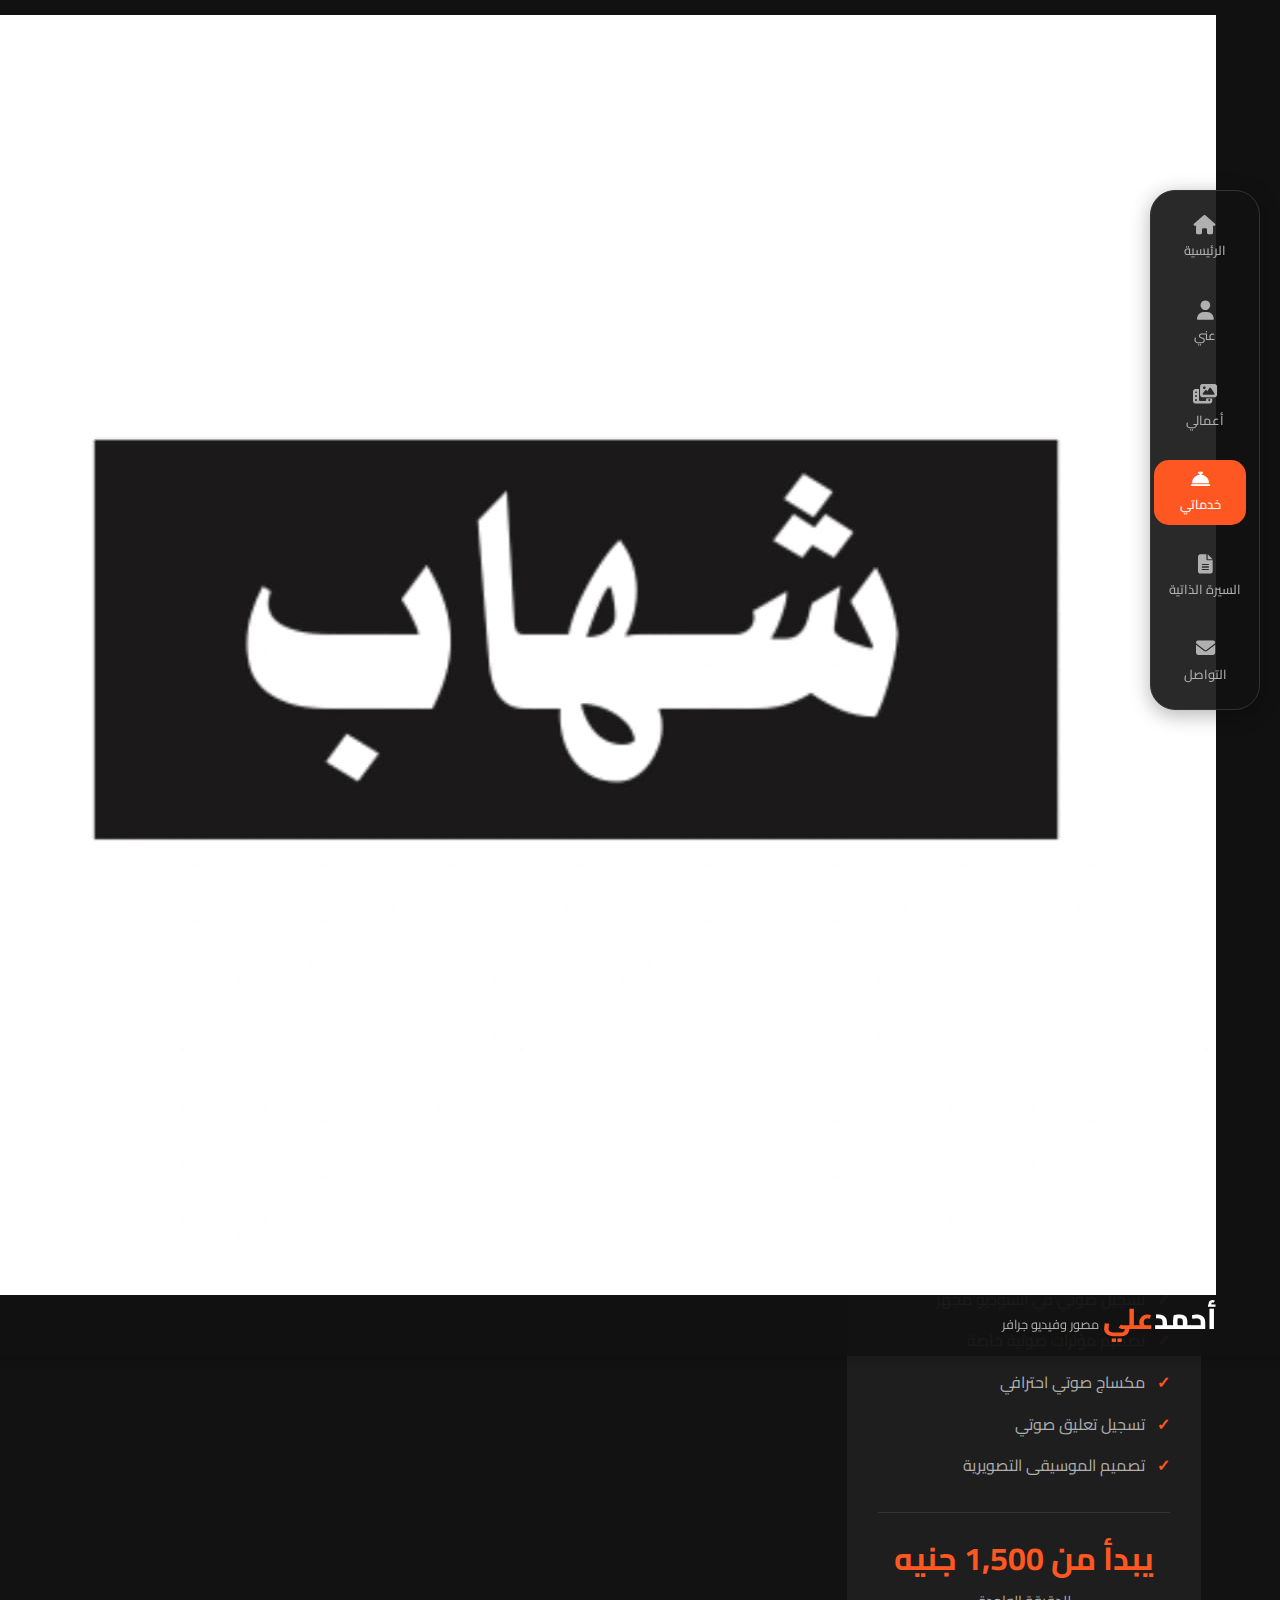
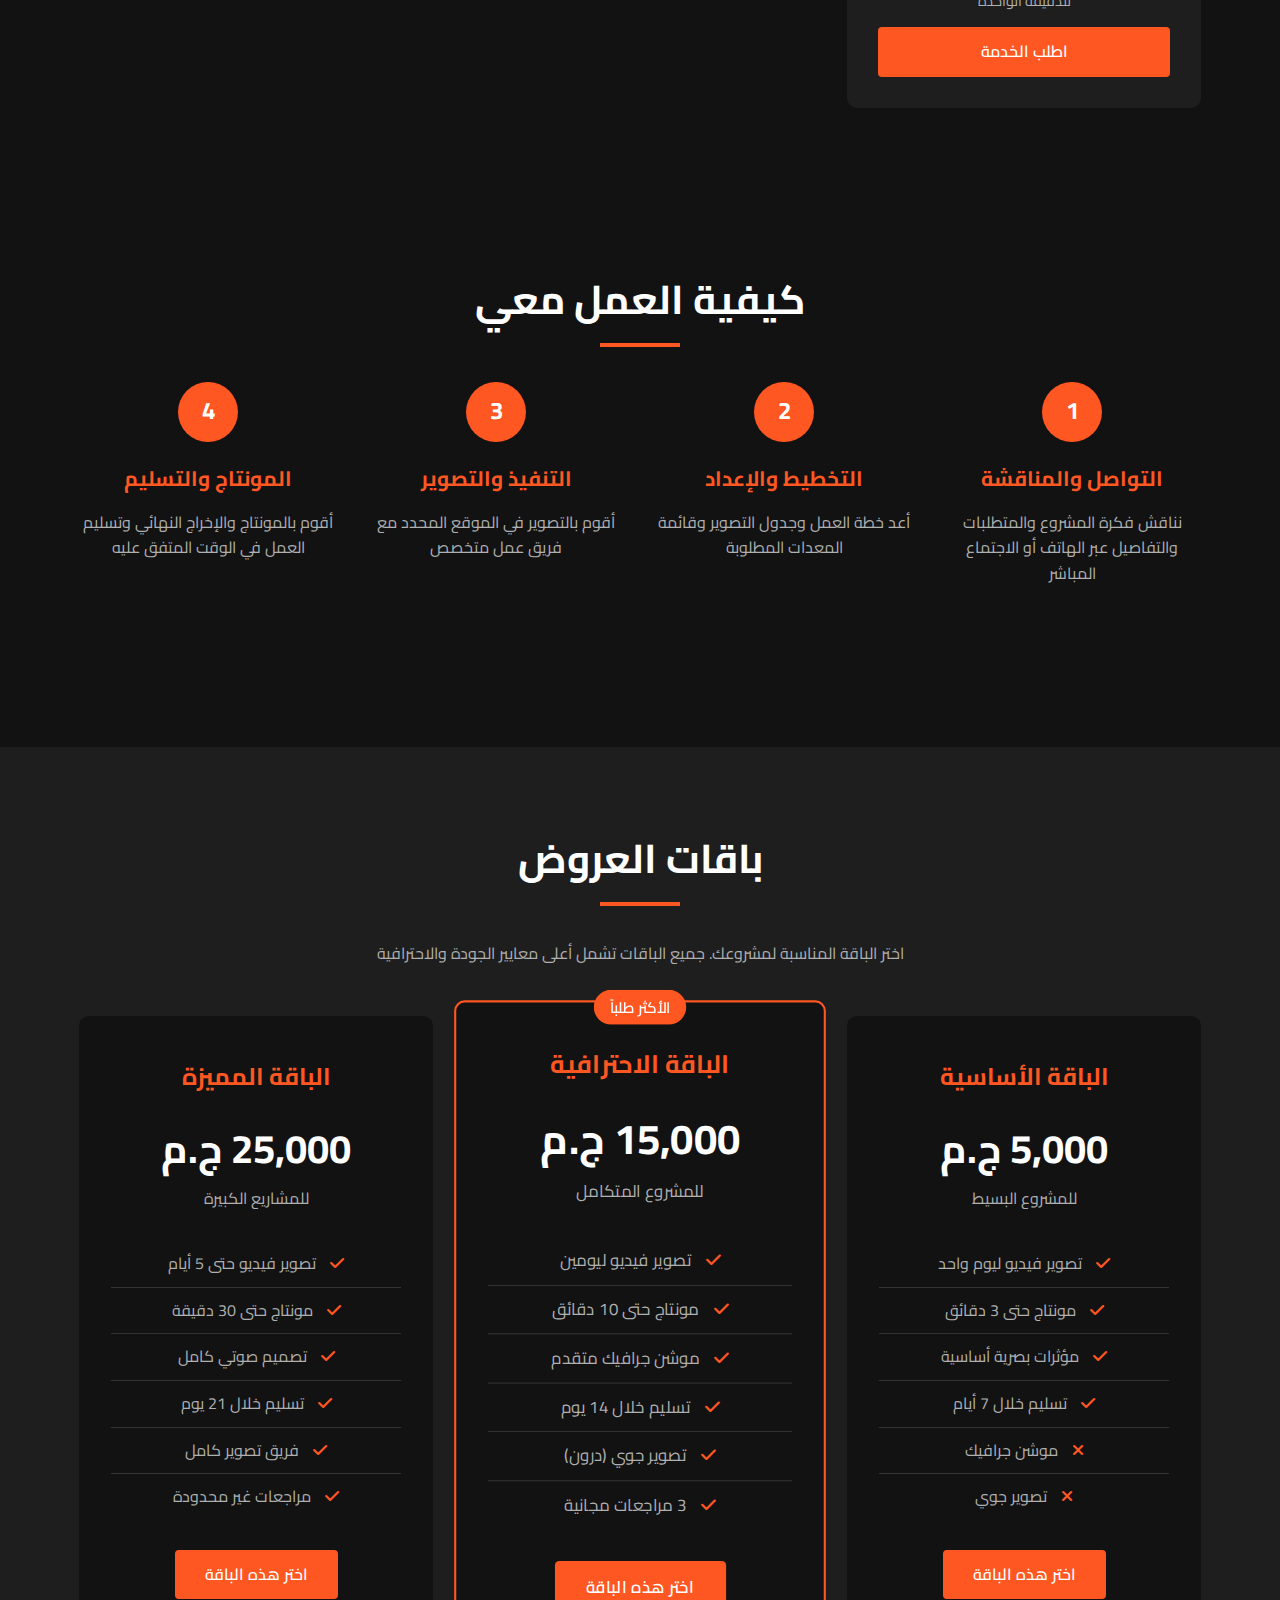
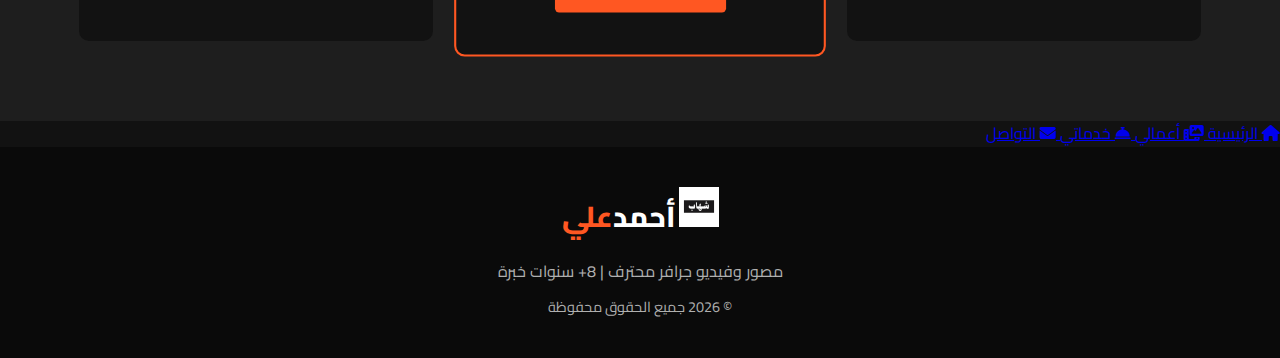
<file: services.html>
<!DOCTYPE html>
<html lang="ar" dir="rtl">
<head>
    <meta charset="UTF-8">
    <meta name="viewport" content="width=device-width, initial-scale=1.0">
    <title>الخدمات | أحمد علي</title>
    <link rel="stylesheet" href="https://cdnjs.cloudflare.com/ajax/libs/font-awesome/6.4.0/css/all.min.css">
    <link href="https://fonts.googleapis.com/css2?family=Cairo:wght@300;400;500;600;700;800&display=swap" rel="stylesheet">
    <link rel="stylesheet" href="style.css">
    <style>
        .services-page {
            padding-top: 100px;
        }
        
        .services-grid {
            display: grid;
            grid-template-columns: repeat(auto-fit, minmax(300px, 1fr));
            gap: 30px;
            margin-top: 50px;
        }
        
        .service-card {
            background-color: var(--dark-light);
            border-radius: 10px;
            padding: 30px;
            transition: var(--transition);
            border: 1px solid transparent;
            height: 100%;
            display: flex;
            flex-direction: column;
        }
        
        .service-card:hover {
            border-color: var(--primary-color);
            transform: translateY(-10px);
        }
        
        .service-icon {
            font-size: 3rem;
            color: var(--primary-color);
            margin-bottom: 20px;
            text-align: center;
        }
        
        .service-card h3 {
            font-size: 1.5rem;
            margin-bottom: 15px;
            text-align: center;
            color: var(--primary-color);
        }
        
        .service-card p {
            color: var(--text-light);
            margin-bottom: 20px;
            text-align: center;
            flex-grow: 1;
        }
        
        .service-features {
            list-style: none;
            margin-bottom: 25px;
        }
        
        .service-features li {
            padding: 8px 0;
            color: var(--text-light);
            position: relative;
            padding-right: 25px;
        }
        
        .service-features li::before {
            content: "✓";
            color: var(--primary-color);
            position: absolute;
            right: 0;
            font-weight: bold;
        }
        
        .service-price {
            text-align: center;
            margin-top: auto;
            padding-top: 20px;
            border-top: 1px solid var(--border-color);
        }
        
        .price {
            font-size: 2rem;
            font-weight: 700;
            color: var(--primary-color);
            margin-bottom: 5px;
        }
        
        .price-period {
            color: var(--text-light);
            font-size: 0.9rem;
        }
        
        .service-btn {
            display: block;
            width: 100%;
            margin-top: 15px;
            text-align: center;
        }
        
        .pricing-section {
            background-color: var(--dark-light);
            padding: 80px 0;
            margin-top: 80px;
        }
        
        .pricing-plans {
            display: grid;
            grid-template-columns: repeat(auto-fit, minmax(300px, 1fr));
            gap: 30px;
            margin-top: 50px;
        }
        
        .plan-card {
            background-color: var(--dark-color);
            border-radius: 10px;
            padding: 40px 30px;
            text-align: center;
            transition: var(--transition);
            border: 2px solid transparent;
            position: relative;
        }
        
        .plan-card.popular {
            border-color: var(--primary-color);
            transform: scale(1.05);
        }
        
        .plan-card.popular::before {
            content: 'الأكثر طلباً';
            position: absolute;
            top: -12px;
            right: 50%;
            transform: translateX(50%);
            background-color: var(--primary-color);
            color: white;
            padding: 5px 15px;
            border-radius: 20px;
            font-size: 0.9rem;
            font-weight: 600;
        }
        
        .plan-card:hover {
            transform: translateY(-10px);
        }
        
        .plan-name {
            font-size: 1.5rem;
            margin-bottom: 20px;
            color: var(--primary-color);
        }
        
        .plan-price {
            font-size: 2.5rem;
            font-weight: 700;
            color: white;
            margin-bottom: 5px;
        }
        
        .plan-period {
            color: var(--text-light);
            margin-bottom: 30px;
        }
        
        .plan-features {
            list-style: none;
            margin-bottom: 30px;
        }
        
        .plan-features li {
            padding: 10px 0;
            color: var(--text-light);
            border-bottom: 1px solid var(--border-color);
        }
        
        .plan-features li:last-child {
            border-bottom: none;
        }
        
        .plan-features li i {
            color: var(--primary-color);
            margin-left: 10px;
        }
        
        .process-steps {
            display: grid;
            grid-template-columns: repeat(auto-fit, minmax(250px, 1fr));
            gap: 30px;
            margin-top: 50px;
        }
        
        .step {
            text-align: center;
            position: relative;
        }
        
        .step-number {
            width: 60px;
            height: 60px;
            background-color: var(--primary-color);
            color: white;
            border-radius: 50%;
            display: flex;
            align-items: center;
            justify-content: center;
            font-size: 1.5rem;
            font-weight: 700;
            margin: 0 auto 20px;
        }
        
        .step h3 {
            font-size: 1.3rem;
            margin-bottom: 15px;
            color: var(--primary-color);
        }
        
        .step p {
            color: var(--text-light);
        }
        
        @media (max-width: 992px) {
            .plan-card.popular {
                transform: scale(1);
            }
        }
        
        @media (max-width: 768px) {
            .services-grid {
                grid-template-columns: 1fr;
            }
            
            .pricing-plans {
                grid-template-columns: 1fr;
            }
            
            .process-steps {
                grid-template-columns: 1fr;
                gap: 40px;
            }
        }
    </style>
</head>
<body>
    <!-- شريط التنقل -->
    <nav class="navbar">
        <div class="nav-container">
            <div class="logo">
                <img src="logo.png" alt="لوجو أحمد علي" class="logo-img">
                <div class="logo-text">
                    <span class="logo-main">أحمد<span class="logo-highlight">علي</span></span>
                    <span class="logo-sub">مصور وفيديو جرافر</span>
                </div>
            </div>
            
            <ul class="nav-menu">
                <li><a href="index.html" class="nav-link"><i class="fas fa-home"></i> الرئيسية</a></li>
                <li><a href="about.html" class="nav-link"><i class="fas fa-user"></i> عني</a></li>
                <li><a href="portfolio.html" class="nav-link"><i class="fas fa-photo-video"></i> أعمالي</a></li>
                <li><a href="services.html" class="nav-link active"><i class="fas fa-concierge-bell"></i> خدماتي</a></li>
                <li><a href="cv.html" class="nav-link"><i class="fas fa-file-alt"></i> السيرة الذاتية</a></li>
                <li><a href="contact.html" class="nav-link"><i class="fas fa-envelope"></i> تواصل معي</a></li>
            </ul>
            
            <div class="nav-toggle" id="navToggle">
                <i class="fas fa-bars"></i>
            </div>
        </div>
    </nav>

    <div class="sidebar-nav">
        <a href="index.html" title="الرئيسية">
            <i class="fas fa-home"></i>
            <span>الرئيسية</span>
        </a>
        <a href="about.html" title="عني">
            <i class="fas fa-user"></i>
            <span>عني</span>
        </a>
        <a href="portfolio.html" title="أعمالي">
            <i class="fas fa-photo-video"></i>
            <span>أعمالي</span>
        </a>
        <a href="services.html" class="active" title="خدماتي">
            <i class="fas fa-concierge-bell"></i>
            <span>خدماتي</span>
        </a>
        <a href="cv.html" title="السيرة الذاتية">
            <i class="fas fa-file-alt"></i>
            <span>السيرة الذاتية</span>
        </a>
        <a href="contact.html" title="تواصل معي">
            <i class="fas fa-envelope"></i>
            <span>التواصل</span>
        </a>
    </div>

    <section class="section services-page">
        <div class="container">
            <h1 class="section-title">خدماتي</h1>
            <p class="text-center" style="color: var(--text-light); max-width: 800px; margin: 0 auto 50px;">
                أقدم مجموعة متكاملة من خدمات الإنتاج المرئي بدءًا من التصوير حتى التسليم النهائي. كل خدمة تُقدم بأعلى معايير الجودة والاحترافية.
            </p>
            
            <div class="services-grid">
                <!-- خدمة 1 -->
                <div class="service-card">
                    <div class="service-icon">
                        <i class="fas fa-video"></i>
                    </div>
                    <h3>تصوير فيديو احترافي</h3>
                    <p>تصوير فيديو بدقة 4K مع أحدث الكاميرات الاحترافية والإضاءات المتطورة</p>
                    <ul class="service-features">
                        <li>تصوير مناسبات وأحداث</li>
                        <li>تصوير منتجات بإضاءة احترافية</li>
                        <li>تصوير فني وإبداعي</li>
                        <li>تصوير دعائي وتجاري</li>
                        <li>تصوير جوي (درون)</li>
                    </ul>
                    <div class="service-price">
                        <div class="price">يبدأ من 5,000 جنيه</div>
                        <div class="price-period">لليوم الواحد</div>
                        <a href="contact.html" class="btn btn-primary service-btn">اطلب الخدمة</a>
                    </div>
                </div>
                
                <!-- خدمة 2 -->
                <div class="service-card">
                    <div class="service-icon">
                        <i class="fas fa-film"></i>
                    </div>
                    <h3>مونتاج وفيديو جرافيك</h3>
                    <p>مونتاج احترافي مع إضافة مؤثرات بصرية وجرافيك متحرك احترافي</p>
                    <ul class="service-features">
                        <li>مونتاج فيديوهات بمختلف الصيغ</li>
                        <li>تصميم مؤثرات بصرية خاصة</li>
                        <li>تصميم جرافيك متحرك (موشن جرافيك)</li>
                        <li>تصميم شعارات متحركة</li>
                        <li>تصميم عروض تقديمية متحركة</li>
                    </ul>
                    <div class="service-price">
                        <div class="price">يبدأ من 2,000 جنيه</div>
                        <div class="price-period">للدقيقة الواحدة</div>
                        <a href="contact.html" class="btn btn-primary service-btn">اطلب الخدمة</a>
                    </div>
                </div>
                
                <!-- خدمة 3 -->
                <div class="service-card">
                    <div class="service-icon">
                        <i class="fas fa-photo-video"></i>
                    </div>
                    <h3>إنتاج فيديوهات تسويقية</h3>
                    <p>تصميم وإنتاج فيديوهات تسويقية كاملة للمنتجات والخدمات والشركات</p>
                    <ul class="service-features">
                        <li>فيديوهات إعلانية للتلفزيون</li>
                        <li>فيديوهات توضيحية (Explainer Videos)</li>
                        <li>فيديوهات للوسائط الاجتماعية</li>
                        <li>فيديوهات تدريبية وتعليمية</li>
                        <li>فيديوهات تعريفية للشركات</li>
                    </ul>
                    <div class="service-price">
                        <div class="price">يبدأ من 10,000 جنيه</div>
                        <div class="price-period">للمشروع الكامل</div>
                        <a href="contact.html" class="btn btn-primary service-btn">اطلب الخدمة</a>
                    </div>
                </div>
                
                <!-- خدمة 4 -->
                <div class="service-card">
                    <div class="service-icon">
                        <i class="fas fa-headphones"></i>
                    </div>
                    <h3>تصميم صوتي ومكساج</h3>
                    <p>تسجيل صوت احترافي وتصميم مؤثرات صوتية ومكساج صوتي احترافي</p>
                    <ul class="service-features">
                        <li>تسجيل صوتي في استوديو مجهز</li>
                        <li>تصميم مؤثرات صوتية خاصة</li>
                        <li>مكساج صوتي احترافي</li>
                        <li>تسجيل تعليق صوتي</li>
                        <li>تصميم الموسيقى التصويرية</li>
                    </ul>
                    <div class="service-price">
                        <div class="price">يبدأ من 1,500 جنيه</div>
                        <div class="price-period">للدقيقة الواحدة</div>
                        <a href="contact.html" class="btn btn-primary service-btn">اطلب الخدمة</a>
                    </div>
                </div>
            </div>
        </div>
    </section>

    <!-- قسم خطوات العمل -->
    <section class="section">
        <div class="container">
            <h2 class="section-title">كيفية العمل معي</h2>
            <div class="process-steps">
                <div class="step">
                    <div class="step-number">1</div>
                    <h3>التواصل والمناقشة</h3>
                    <p>نناقش فكرة المشروع والمتطلبات والتفاصيل عبر الهاتف أو الاجتماع المباشر</p>
                </div>
                <div class="step">
                    <div class="step-number">2</div>
                    <h3>التخطيط والإعداد</h3>
                    <p>أعد خطة العمل وجدول التصوير وقائمة المعدات المطلوبة</p>
                </div>
                <div class="step">
                    <div class="step-number">3</div>
                    <h3>التنفيذ والتصوير</h3>
                    <p>أقوم بالتصوير في الموقع المحدد مع فريق عمل متخصص</p>
                </div>
                <div class="step">
                    <div class="step-number">4</div>
                    <h3>المونتاج والتسليم</h3>
                    <p>أقوم بالمونتاج والإخراج النهائي وتسليم العمل في الوقت المتفق عليه</p>
                </div>
            </div>
        </div>
    </section>

    <!-- قسم الباقات -->
    <section class="pricing-section">
        <div class="container">
            <h2 class="section-title">باقات العروض</h2>
            <p class="text-center" style="color: var(--text-light); max-width: 800px; margin: 0 auto 50px;">
                اختر الباقة المناسبة لمشروعك. جميع الباقات تشمل أعلى معايير الجودة والاحترافية
            </p>
            
            <div class="pricing-plans">
                <!-- الباقة الأساسية -->
                <div class="plan-card">
                    <h3 class="plan-name">الباقة الأساسية</h3>
                    <div class="plan-price">5,000 ج.م</div>
                    <div class="plan-period">للمشروع البسيط</div>
                    <ul class="plan-features">
                        <li><i class="fas fa-check"></i> تصوير فيديو ليوم واحد</li>
                        <li><i class="fas fa-check"></i> مونتاج حتى 3 دقائق</li>
                        <li><i class="fas fa-check"></i> مؤثرات بصرية أساسية</li>
                        <li><i class="fas fa-check"></i> تسليم خلال 7 أيام</li>
                        <li><i class="fas fa-times"></i> موشن جرافيك</li>
                        <li><i class="fas fa-times"></i> تصوير جوي</li>
                    </ul>
                    <a href="contact.html" class="btn btn-primary">اختر هذه الباقة</a>
                </div>
                
                <!-- الباقة الاحترافية -->
                <div class="plan-card popular">
                    <h3 class="plan-name">الباقة الاحترافية</h3>
                    <div class="plan-price">15,000 ج.م</div>
                    <div class="plan-period">للمشروع المتكامل</div>
                    <ul class="plan-features">
                        <li><i class="fas fa-check"></i> تصوير فيديو ليومين</li>
                        <li><i class="fas fa-check"></i> مونتاج حتى 10 دقائق</li>
                        <li><i class="fas fa-check"></i> موشن جرافيك متقدم</li>
                        <li><i class="fas fa-check"></i> تسليم خلال 14 يوم</li>
                        <li><i class="fas fa-check"></i> تصوير جوي (درون)</li>
                        <li><i class="fas fa-check"></i> 3 مراجعات مجانية</li>
                    </ul>
                    <a href="contact.html" class="btn btn-primary">اختر هذه الباقة</a>
                </div>
                
                <!-- الباقة المميزة -->
                <div class="plan-card">
                    <h3 class="plan-name">الباقة المميزة</h3>
                    <div class="plan-price">25,000 ج.م</div>
                    <div class="plan-period">للمشاريع الكبيرة</div>
                    <ul class="plan-features">
                        <li><i class="fas fa-check"></i> تصوير فيديو حتى 5 أيام</li>
                        <li><i class="fas fa-check"></i> مونتاج حتى 30 دقيقة</li>
                        <li><i class="fas fa-check"></i> تصميم صوتي كامل</li>
                        <li><i class="fas fa-check"></i> تسليم خلال 21 يوم</li>
                        <li><i class="fas fa-check"></i> فريق تصوير كامل</li>
                        <li><i class="fas fa-check"></i> مراجعات غير محدودة</li>
                    </ul>
                    <a href="contact.html" class="btn btn-primary">اختر هذه الباقة</a>
                </div>
            </div>
        </div>
    </section>

    <div class="bottom-nav">
        <a href="index.html">
            <i class="fas fa-home"></i>
            <span>الرئيسية</span>
        </a>
        <a href="portfolio.html">
            <i class="fas fa-photo-video"></i>
            <span>أعمالي</span>
        </a>
        <a href="services.html" class="active">
            <i class="fas fa-concierge-bell"></i>
            <span>خدماتي</span>
        </a>
        <a href="contact.html">
            <i class="fas fa-envelope"></i>
            <span>التواصل</span>
        </a>
    </div>

    <footer class="footer">
        <div class="container">
            <div class="footer-content">
                <div class="footer-logo">
                    <img src="logo.png" alt="لوجو أحمد علي" class="logo-img" style="height: 40px;">
                    <span class="logo-main">أحمد<span class="logo-highlight">علي</span></span>
                </div>
                <p class="footer-text">مصور وفيديو جرافر محترف | 8+ سنوات خبرة</p>
                <p class="footer-copyright">
                    &copy; <span id="currentYear"></span> جميع الحقوق محفوظة
                </p>
            </div>
        </div>
    </footer>

    <script src="script.js"></script>
</body>
  </html>
</file>
<file: style.css>
/* التنسيقات العامة */
:root {
    --primary-color: #ff5722;
    --primary-dark: #e64a19;
    --secondary-color: #2196f3;
    --dark-color: #121212;
    --dark-light: #1e1e1e;
    --text-color: #ffffff;
    --text-light: #b0b0b0;
    --border-color: #333;
    --shadow: 0 5px 15px rgba(0, 0, 0, 0.3);
    --transition: all 0.3s ease;
}

* {
    margin: 0;
    padding: 0;
    box-sizing: border-box;
}

html {
    scroll-behavior: smooth;
}

body {
    font-family: 'Cairo', sans-serif;
    background-color: var(--dark-color);
    color: var(--text-color);
    line-height: 1.6;
    direction: rtl;
    overflow-x: hidden;
}

.container {
    width: 90%;
    max-width: 1200px;
    margin: 0 auto;
    padding: 0 15px;
}

.section {
    padding: 80px 0;
}

.section-title {
    font-size: 2.5rem;
    margin-bottom: 50px;
    text-align: center;
    position: relative;
}

.section-title::after {
    content: '';
    position: absolute;
    bottom: -15px;
    right: 50%;
    transform: translateX(50%);
    width: 80px;
    height: 4px;
    background-color: var(--primary-color);
}

.btn {
    display: inline-block;
    padding: 12px 30px;
    border-radius: 4px;
    text-decoration: none;
    font-weight: 600;
    transition: var(--transition);
    border: none;
    cursor: pointer;
    font-size: 1rem;
    font-family: 'Cairo', sans-serif;
}

.btn-primary {
    background-color: var(--primary-color);
    color: white;
}

.btn-primary:hover {
    background-color: var(--primary-dark);
    transform: translateY(-3px);
    box-shadow: var(--shadow);
}

.btn-secondary {
    background-color: transparent;
    color: var(--text-color);
    border: 2px solid var(--primary-color);
}

.btn-secondary:hover {
    background-color: var(--primary-color);
}

.btn-large {
    padding: 15px 40px;
    font-size: 1.1rem;
}

.text-center {
    text-align: center;
}

/* شريط التنقل */
.navbar {
    background-color: rgba(18, 18, 18, 0.95);
    position: fixed;
    top: 0;
    width: 100%;
    z-index: 1000;
    padding: 15px 0;
    box-shadow: 0 2px 10px rgba(0, 0, 0, 0.2);
}

.nav-container {
    display: flex;
    justify-content: space-between;
    align-items: center;
    width: 90%;
    max-width: 1200px;
    margin: 0 auto;
}

.logo {
    display: flex;
    flex-direction: column;
}

.logo-main {
    font-size: 1.8rem;
    font-weight: 800;
}

.logo-highlight {
    color: var(--primary-color);
}

.logo-sub {
    font-size: 0.8rem;
    color: var(--text-light);
    margin-top: -5px;
}

.nav-menu {
    display: flex;
    list-style: none;
}

.nav-link {
    color: var(--text-color);
    text-decoration: none;
    padding: 10px 20px;
    margin: 0 5px;
    border-radius: 4px;
    transition: var(--transition);
    display: flex;
    align-items: center;
}

.nav-link i {
    margin-left: 8px;
}

.nav-link:hover, .nav-link.active {
    background-color: var(--primary-color);
    color: white;
}

/* الشريط الجانبي للأيقونات */
.sidebar-nav {
    position: fixed;
    right: 20px;
    top: 50%;
    transform: translateY(-50%);
    background-color: rgba(18, 18, 18, 0.9);
    border-radius: 25px;
    padding: 15px 8px;
    z-index: 1000;
    box-shadow: 0 5px 20px rgba(0, 0, 0, 0.3);
    display: flex;
    flex-direction: column;
    gap: 20px;
    border: 1px solid var(--border-color);
}

.sidebar-nav a {
    display: flex;
    flex-direction: column;
    align-items: center;
    text-decoration: none;
    color: var(--text-light);
    padding: 10px;
    border-radius: 15px;
    transition: var(--transition);
    position: relative;
}

.sidebar-nav a i {
    font-size: 1.2rem;
    margin-bottom: 5px;
}

.sidebar-nav a span {
    font-size: 0.8rem;
    font-weight: 500;
}

.sidebar-nav a:hover,
.sidebar-nav a.active {
    background-color: var(--primary-color);
    color: white;
    transform: translateX(-5px);
}

/* القسم الرئيسي */
.hero-section {
    height: 100vh;
    background: linear-gradient(rgba(0, 0, 0, 0.7), rgba(0, 0, 0, 0.7)), url('https://images.unsplash.com/photo-1493711662062-fa541adb3fc8?ixlib=rb-4.0.3&auto=format&fit=crop&w=1350&q=80');
    background-size: cover;
    background-position: center;
    display: flex;
    align-items: center;
    justify-content: center;
    text-align: center;
    position: relative;
    margin-top: 80px;
}

.hero-content {
    z-index: 2;
    max-width: 800px;
    padding: 0 20px;
}

.hero-title {
    font-size: 4rem;
    margin-bottom: 10px;
    color: white;
}

.hero-subtitle {
    font-size: 1.5rem;
    color: var(--primary-color);
    margin-bottom: 20px;
}

.hero-desc {
    font-size: 1.2rem;
    margin-bottom: 30px;
    color: var(--text-light);
}

.hero-buttons {
    display: flex;
    gap: 20px;
    justify-content: center;
}

/* قسم المميزات */
.features-grid {
    display: grid;
    grid-template-columns: repeat(auto-fit, minmax(250px, 1fr));
    gap: 30px;
    margin-top: 50px;
}

.feature-card {
    background-color: var(--dark-light);
    padding: 30px;
    border-radius: 10px;
    text-align: center;
    transition: var(--transition);
    border: 1px solid transparent;
}

.feature-card:hover {
    border-color: var(--primary-color);
    transform: translateY(-10px);
}

.feature-card i {
    font-size: 3rem;
    color: var(--primary-color);
    margin-bottom: 20px;
}

.feature-card h3 {
    font-size: 1.5rem;
    margin-bottom: 15px;
}

.feature-card p {
    color: var(--text-light);
}

/* قسم أحدث الأعمال */
.latest-works {
    background-color: var(--dark-light);
}

.works-grid {
    display: grid;
    grid-template-columns: repeat(auto-fit, minmax(300px, 1fr));
    gap: 30px;
    margin-bottom: 40px;
}

.work-item {
    background-color: var(--dark-color);
    border-radius: 10px;
    overflow: hidden;
    box-shadow: var(--shadow);
    transition: var(--transition);
}

.work-item:hover {
    transform: translateY(-10px);
}

.work-image {
    height: 200px;
    background: linear-gradient(135deg, #667eea 0%, #764ba2 100%);
    display: flex;
    align-items: center;
    justify-content: center;
    position: relative;
    overflow: hidden;
}

.work-type {
    color: white;
    font-size: 1.5rem;
    font-weight: 600;
    text-shadow: 0 2px 5px rgba(0,0,0,0.3);
}

.work-info {
    padding: 20px;
}

.work-info h3 {
    margin-bottom: 10px;
    color: var(--primary-color);
}

.work-info p {
    color: var(--text-light);
    margin-bottom: 15px;
}

.work-link {
    color: var(--primary-color);
    text-decoration: none;
    font-weight: 600;
    display: inline-flex;
    align-items: center;
    gap: 5px;
}

.work-link:hover {
    text-decoration: underline;
}

/* الفوتر */
.footer {
    background-color: #0a0a0a;
    padding: 40px 0;
    text-align: center;
}

.footer-logo {
    margin-bottom: 20px;
}

.footer-text {
    color: var(--text-light);
    margin-bottom: 10px;
}

.footer-copyright {
    color: var(--text-light);
    font-size: 0.9rem;
}

/* تنسيقات للجوال */
@media (max-width: 768px) {
    .nav-menu {
        display: none;
    }
    
    .sidebar-nav {
        position: fixed;
        bottom: 0;
        right: 0;
        top: auto;
        transform: none;
        width: 100%;
        height: auto;
        flex-direction: row;
        justify-content: space-around;
        padding: 10px 5px;
        border-radius: 0;
        border-top: 1px solid var(--border-color);
        background-color: rgba(18, 18, 18, 0.95);
        gap: 5px;
    }
    
    .sidebar-nav a {
        flex-direction: column;
        padding: 8px 5px;
        border-radius: 8px;
        flex: 1;
        min-width: 0;
    }
    
    .sidebar-nav a i {
        font-size: 1.2rem;
        margin-bottom: 3px;
    }
    
    .sidebar-nav a span {
        font-size: 0.7rem;
    }
    
    .sidebar-nav a:hover {
        transform: translateY(-3px);
    }
    
    .hero-title {
        font-size: 2.5rem;
    }
    
    .hero-subtitle {
        font-size: 1.2rem;
    }
    
    .section {
        padding: 60px 0;
    }
    
    .section-title {
        font-size: 2rem;
    }
    
    .hero-buttons {
        flex-direction: column;
        align-items: center;
        gap: 15px;
    }
    
    .features-grid {
        grid-template-columns: 1fr;
    }
    
    .works-grid {
        grid-template-columns: 1fr;
    }
    
    .hero-section {
        margin-top: 100px;
    }
    
    .section {
        padding-top: 100px;
    }
}

@media (max-width: 480px) {
    .hero-title {
        font-size: 2rem;
    }
    
    .section-title {
        font-size: 1.8rem;
    }
    }
</file>
